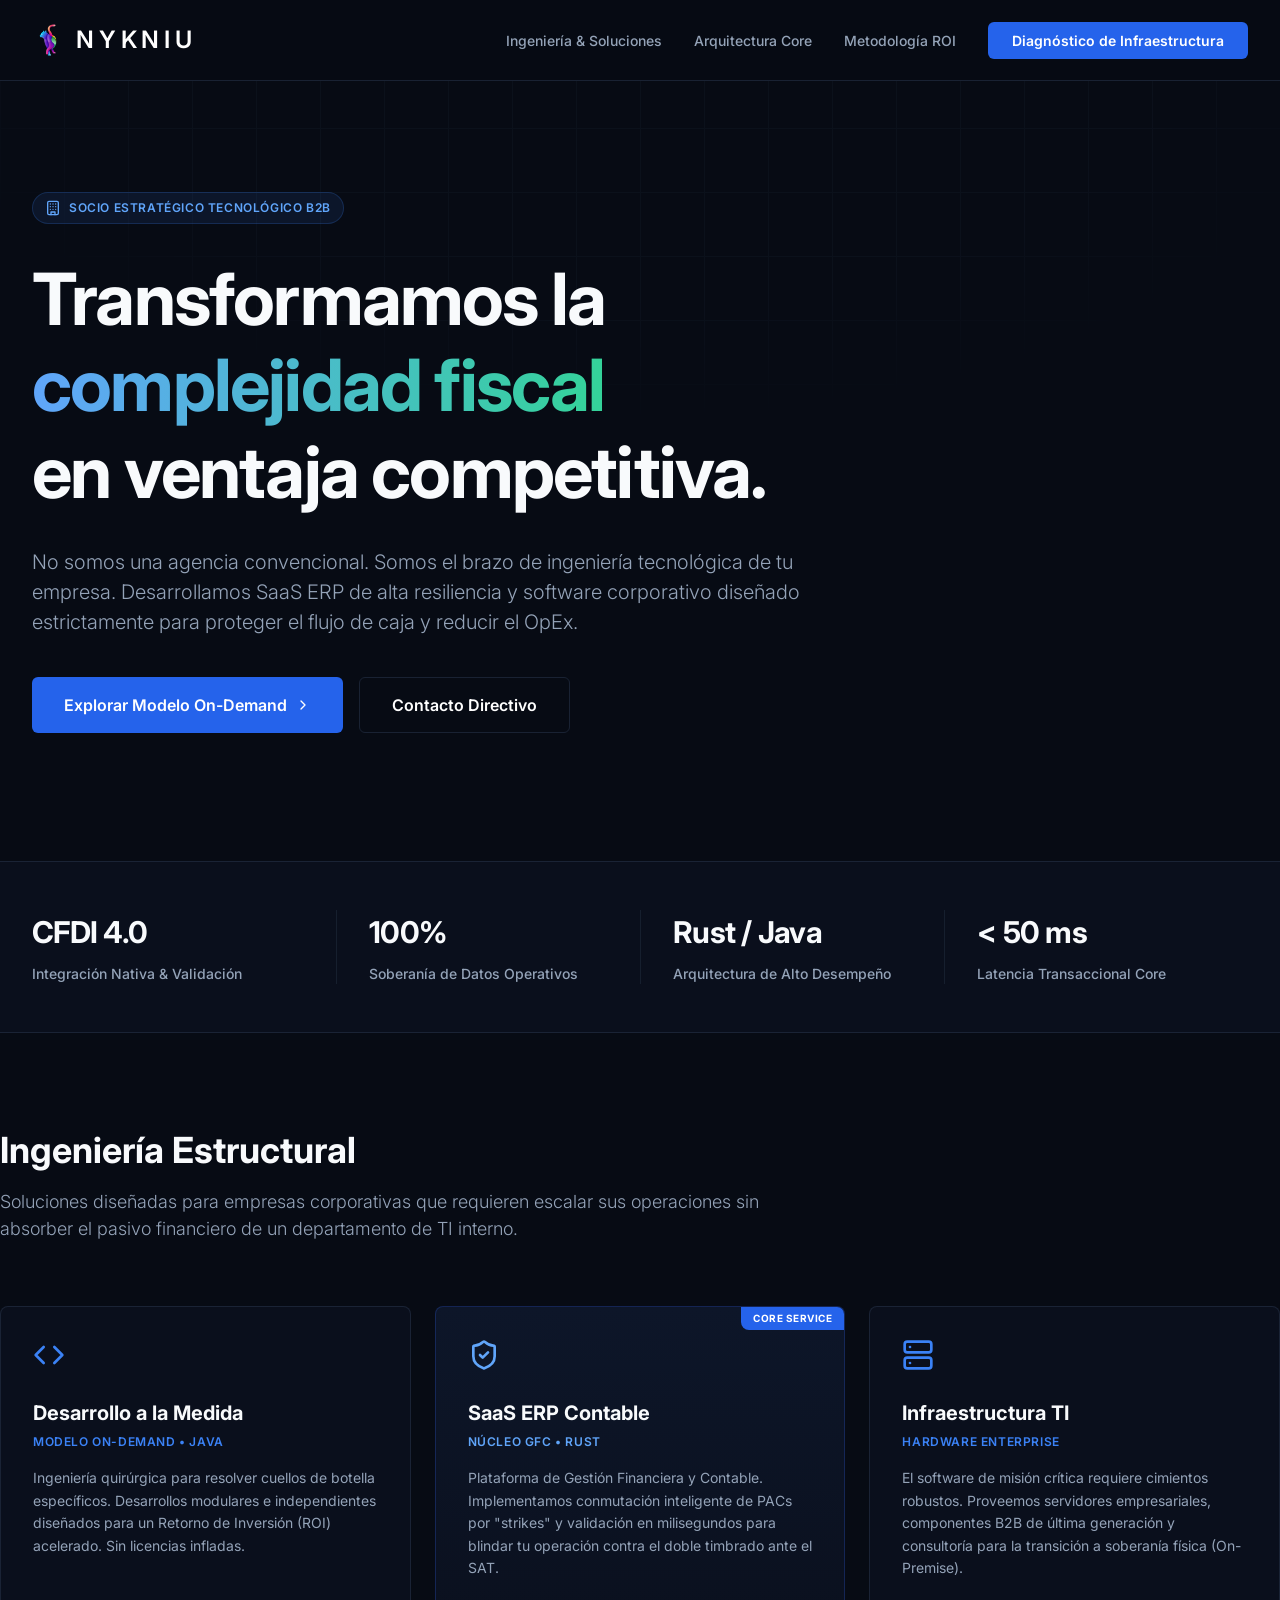
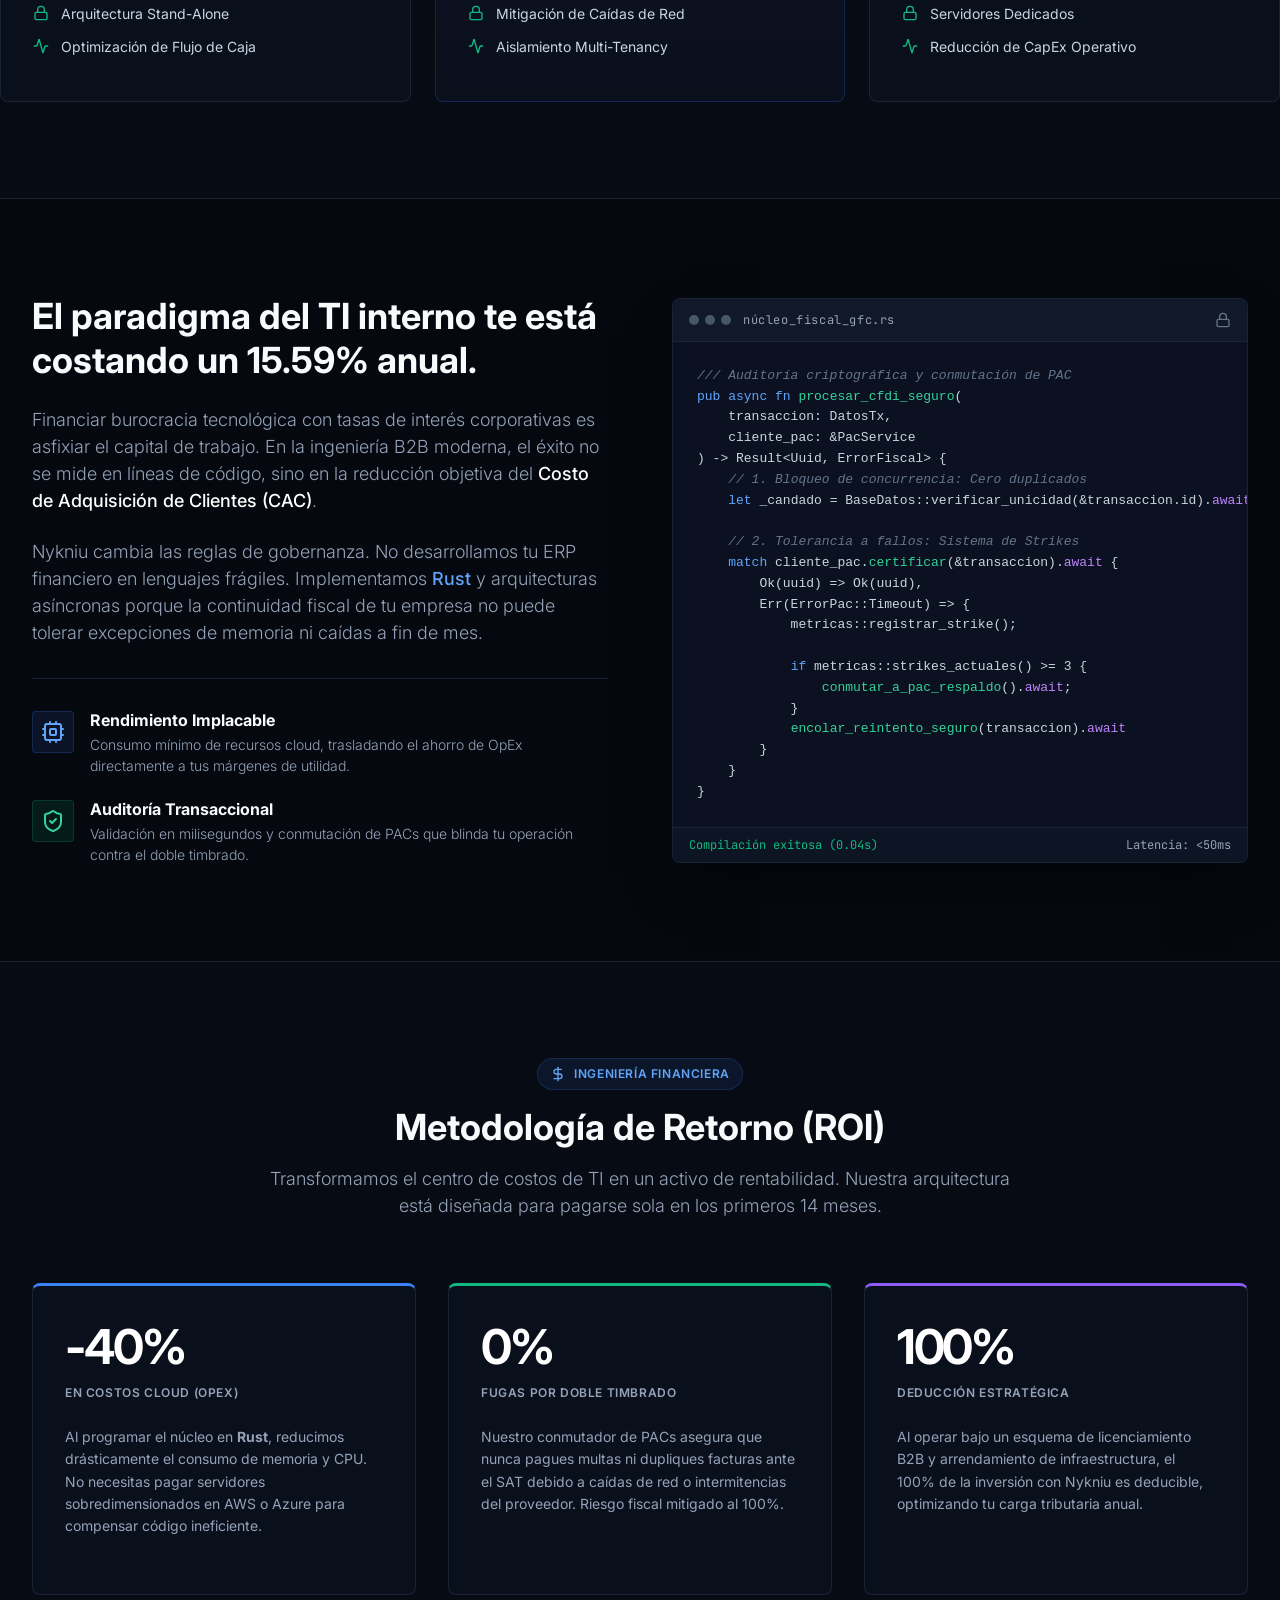
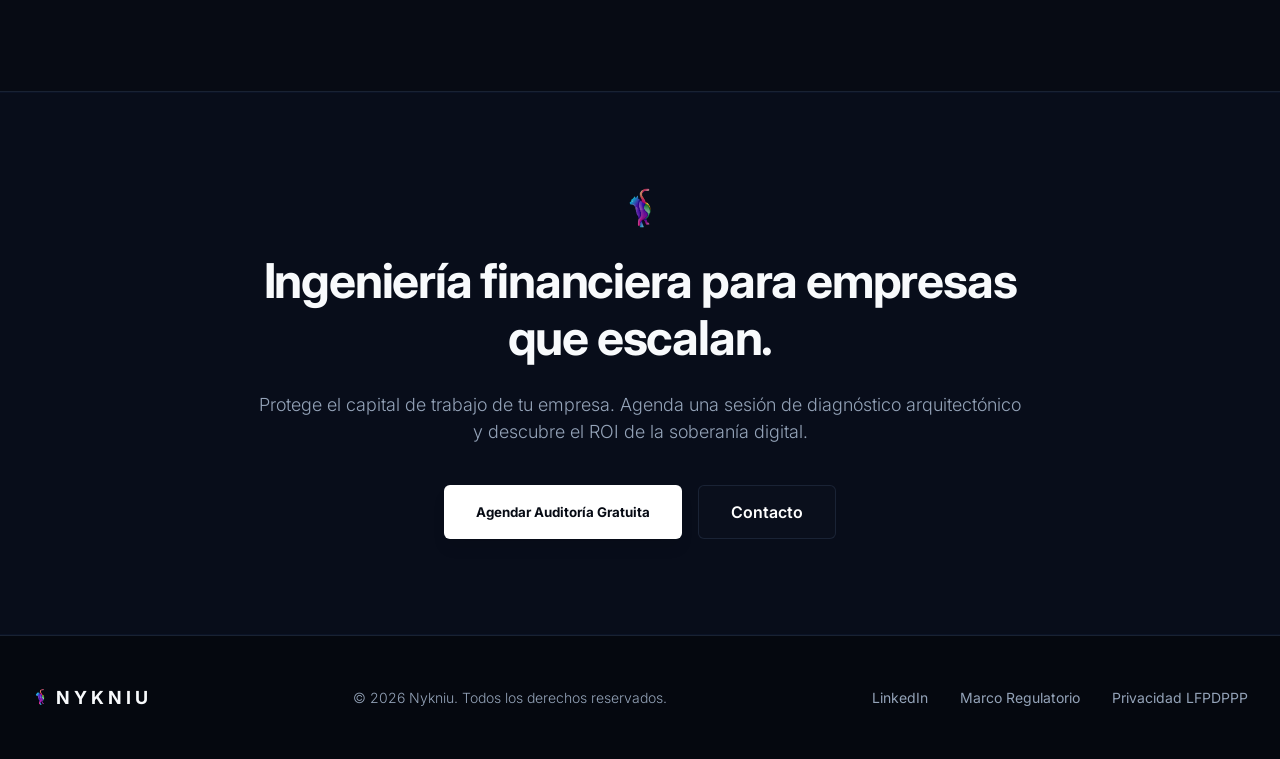
<file: index.html>
<!DOCTYPE html>
<html lang="es">

<head>
    <meta charset="UTF-8">
    <meta name="viewport" content="width=device-width, initial-scale=1.0">
    <title>Nykniu | Brazo de ingeniería tecnológica</title>

    <!-- Primary Meta Tags -->
    <meta name="description"
        content="Nykniu: El brazo de ingeniería tecnológica para empresas corporativas. SaaS ERP, desarrollo de software en Rust/Java y soluciones de infraestructura TI de alto desempeño.">
    <meta name="keywords"
        content="Nykniu, ingeniería tecnológica, SaaS ERP, desarrollo software, Rust, Java, infraestructura TI, CFDI 4.0, fiscal, B2B">
    <meta name="author" content="Nykniu">

    <!-- Open Graph / Facebook -->
    <meta property="og:type" content="website">
    <meta property="og:url" content="https://nykniu.com/">
    <meta property="og:title" content="Nykniu | Brazo de ingeniería tecnológica">
    <meta property="og:description"
        content="Transformamos la complejidad fiscal en ventaja competitiva con ingeniería de software de alta resiliencia.">
    <meta property="og:image" content="IMG/Icon.png">

    <!-- Twitter -->
    <meta property="twitter:card" content="summary_large_image">
    <meta property="twitter:url" content="https://nykniu.com/">
    <meta property="twitter:title" content="Nykniu | Brazo de ingeniería tecnológica">
    <meta property="twitter:description"
        content="Transformamos la complejidad fiscal en ventaja competitiva con ingeniería de software de alta resiliencia.">
    <meta property="twitter:image" content="IMG/Icon.png">

    <!-- Favicon -->
    <link rel="icon" type="image/png" href="IMG/Icon.png">

    <link rel="preconnect" href="https://fonts.googleapis.com">
    <link rel="preconnect" href="https://fonts.gstatic.com" crossorigin>
    <link
        href="https://fonts.googleapis.com/css2?family=Inter:wght@300;400;500;600;700&family=JetBrains+Mono:wght@400;500&display=swap"
        rel="stylesheet">
    <link rel="stylesheet" href="CSS/base.css">
</head>

<body>

    <!-- Navigation -->
    <nav>
        <div class="container nav-inner">
            <a href="#" class="logo">
                <img src="IMG/Icon.png" class="icon icon-lg" alt="Icon">
                N Y K N I U<span></span>
            </a>

            <div class="desktop-menu">
                <a href="#soluciones">Ingeniería & Soluciones</a>
                <a href="#arquitectura">Arquitectura Core</a>
                <a href="#roi">Metodología ROI</a>
                <button class="btn-primary" onclick="agendarCita()">Diagnóstico de Infraestructura</button>
            </div>

            <button class="mobile-btn" id="menuToggle" aria-label="Abrir menú">
                <svg class="icon" viewBox="0 0 24 24">
                    <line x1="4" x2="20" y1="12" y2="12"></line>
                    <line x1="4" x2="20" y1="6" y2="6"></line>
                    <line x1="4" x2="20" y1="18" y2="18"></line>
                </svg>
            </button>
        </div>

        <div class="mobile-menu" id="mobileMenu">
            <a href="#soluciones">Ingeniería & Soluciones</a>
            <a href="#arquitectura">Arquitectura Core</a>
            <a href="#roi">Metodología ROI</a>
        </div>
    </nav>

    <!-- Hero Section -->
    <section class="hero">
        <div class="hero-grid-bg"></div>
        <div class="container">
            <div class="hero-content">
                <div class="badge">
                    <svg class="icon icon-sm" viewBox="0 0 24 24">
                        <rect width="16" height="20" x="4" y="2" rx="2" ry="2"></rect>
                        <path d="M9 22v-4h6v4"></path>
                        <path d="M8 6h.01"></path>
                        <path d="M16 6h.01"></path>
                        <path d="M12 6h.01"></path>
                        <path d="M12 10h.01"></path>
                        <path d="M12 14h.01"></path>
                        <path d="M16 10h.01"></path>
                        <path d="M16 14h.01"></path>
                        <path d="M8 10h.01"></path>
                        <path d="M8 14h.01"></path>
                    </svg>
                    Socio Estratégico Tecnológico B2B
                </div>
                <h1>
                    Transformamos la <br />
                    <span class="text-gradient">complejidad fiscal</span><br />
                    en ventaja competitiva.
                </h1>
                <p>
                    No somos una agencia convencional. Somos el brazo de ingeniería tecnológica
                    de tu empresa. Desarrollamos SaaS ERP de alta resiliencia y software corporativo
                    diseñado estrictamente para proteger el flujo de caja y reducir el OpEx.
                </p>
                <div class="hero-buttons">
                    <a href="HTML/Modelo.html" class="btn-primary">
                        Explorar Modelo On-Demand
                        <svg class="icon icon-sm" viewBox="0 0 24 24">
                            <path d="m9 18 6-6-6-6"></path>
                        </svg>
                    </a>
                    <button class="btn-outline" onclick="agendarCita()">Contacto Directivo</button>
                </div>
            </div>
        </div>
    </section>

    <!-- Trust Metrics -->
    <section class="metrics-section">
        <div class="container metrics-grid">
            <div class="metric-item">
                <div class="metric-value">CFDI 4.0</div>
                <div class="metric-label">Integración Nativa & Validación</div>
            </div>
            <div class="metric-item">
                <div class="metric-value">100%</div>
                <div class="metric-label">Soberanía de Datos Operativos</div>
            </div>
            <div class="metric-item">
                <div class="metric-value">Rust / Java</div>
                <div class="metric-label">Arquitectura de Alto Desempeño</div>
            </div>
            <div class="metric-item">
                <div class="metric-value">&lt; 50 ms</div>
                <div class="metric-label">Latencia Transaccional Core</div>
            </div>
        </div>
    </section>

    <!-- Solutions / Pillars -->
    <section id="soluciones" class="solutions container">
        <div class="section-header">
            <h2>Ingeniería Estructural</h2>
            <p>
                Soluciones diseñadas para empresas corporativas que requieren escalar
                sus operaciones sin absorber el pasivo financiero de un departamento de TI interno.
            </p>
        </div>

        <div class="cards-grid">
            <!-- Pillar 1 -->
            <div class="card">
                <div class="card-icon">
                    <svg class="icon icon-lg" viewBox="0 0 24 24">
                        <polyline points="16 18 22 12 16 6"></polyline>
                        <polyline points="8 6 2 12 8 18"></polyline>
                    </svg>
                </div>
                <h3>Desarrollo a la Medida</h3>
                <div class="subtitle">Modelo On-Demand • Java</div>
                <p>
                    Ingeniería quirúrgica para resolver cuellos de botella específicos.
                    Desarrollos modulares e independientes diseñados para un Retorno de Inversión (ROI)
                    acelerado. Sin licencias infladas.
                </p>
                <ul class="card-features">
                    <li>
                        <svg class="icon icon-sm" viewBox="0 0 24 24">
                            <rect width="18" height="11" x="3" y="11" rx="2" ry="2"></rect>
                            <path d="M7 11V7a5 5 0 0 1 10 0v4"></path>
                        </svg>
                        <span>Arquitectura Stand-Alone</span>
                    </li>
                    <li>
                        <svg class="icon icon-sm" viewBox="0 0 24 24">
                            <path
                                d="M22 12h-2.48a2 2 0 0 0-1.93 1.46l-2.35 8.36a.25.25 0 0 1-.48 0L9.24 2.18a.25.25 0 0 0-.48 0l-2.35 8.36A2 2 0 0 1 4.48 12H2">
                            </path>
                        </svg>
                        <span>Optimización de Flujo de Caja</span>
                    </li>
                </ul>
            </div>

            <!-- Pillar 2 -->
            <div class="card card-core">
                <div class="card-badge">Core Service</div>
                <div class="card-icon" style="color: #60a5fa;">
                    <svg class="icon icon-lg" viewBox="0 0 24 24">
                        <path
                            d="M20 13c0 5-3.5 7.5-7.66 8.95a1 1 0 0 1-.67-.01C7.5 20.5 4 18 4 13V6a1 1 0 0 1 1-1c2 0 4.5-1.2 6.24-2.72a1.17 1.17 0 0 1 1.52 0C14.51 3.81 17 5 19 5a1 1 0 0 1 1 1z">
                        </path>
                        <path d="m9 12 2 2 4-4"></path>
                    </svg>
                </div>
                <h3>SaaS ERP Contable</h3>
                <div class="subtitle" style="color: #60a5fa;">Núcleo GFC • Rust</div>
                <p>
                    Plataforma de Gestión Financiera y Contable. Implementamos conmutación
                    inteligente de PACs por "strikes" y validación en milisegundos para blindar
                    tu operación contra el doble timbrado ante el SAT.
                </p>
                <ul class="card-features">
                    <li>
                        <svg class="icon icon-sm" viewBox="0 0 24 24">
                            <rect width="18" height="11" x="3" y="11" rx="2" ry="2"></rect>
                            <path d="M7 11V7a5 5 0 0 1 10 0v4"></path>
                        </svg>
                        <span>Mitigación de Caídas de Red</span>
                    </li>
                    <li>
                        <svg class="icon icon-sm" viewBox="0 0 24 24">
                            <path
                                d="M22 12h-2.48a2 2 0 0 0-1.93 1.46l-2.35 8.36a.25.25 0 0 1-.48 0L9.24 2.18a.25.25 0 0 0-.48 0l-2.35 8.36A2 2 0 0 1 4.48 12H2">
                            </path>
                        </svg>
                        <span>Aislamiento Multi-Tenancy</span>
                    </li>
                </ul>
            </div>

            <!-- Pillar 3 -->
            <div class="card">
                <div class="card-icon">
                    <svg class="icon icon-lg" viewBox="0 0 24 24">
                        <rect width="20" height="8" x="2" y="2" rx="2" ry="2"></rect>
                        <rect width="20" height="8" x="2" y="14" rx="2" ry="2"></rect>
                        <line x1="6" x2="6.01" y1="6" y2="6"></line>
                        <line x1="6" x2="6.01" y1="18" y2="18"></line>
                    </svg>
                </div>
                <h3>Infraestructura TI</h3>
                <div class="subtitle">Hardware Enterprise</div>
                <p>
                    El software de misión crítica requiere cimientos robustos. Proveemos
                    servidores empresariales, componentes B2B de última generación y consultoría
                    para la transición a soberanía física (On-Premise).
                </p>
                <ul class="card-features">
                    <li>
                        <svg class="icon icon-sm" viewBox="0 0 24 24">
                            <rect width="18" height="11" x="3" y="11" rx="2" ry="2"></rect>
                            <path d="M7 11V7a5 5 0 0 1 10 0v4"></path>
                        </svg>
                        <span>Servidores Dedicados</span>
                    </li>
                    <li>
                        <svg class="icon icon-sm" viewBox="0 0 24 24">
                            <path
                                d="M22 12h-2.48a2 2 0 0 0-1.93 1.46l-2.35 8.36a.25.25 0 0 1-.48 0L9.24 2.18a.25.25 0 0 0-.48 0l-2.35 8.36A2 2 0 0 1 4.48 12H2">
                            </path>
                        </svg>
                        <span>Reducción de CapEx Operativo</span>
                    </li>
                </ul>
            </div>
        </div>
    </section>

    <!-- Architecture Section -->
    <section id="arquitectura" class="architecture">
        <div class="container arch-grid">
            <div class="arch-text">
                <h2>El paradigma del TI interno te está costando un 15.59% anual.</h2>
                <p>
                    Financiar burocracia tecnológica con tasas de interés corporativas es asfixiar el
                    capital de trabajo. En la ingeniería B2B moderna, el éxito no se mide en líneas de código,
                    sino en la reducción objetiva del <strong>Costo de Adquisición de Clientes (CAC)</strong>.
                </p>
                <p>
                    Nykniu cambia las reglas de gobernanza. No desarrollamos tu ERP financiero en lenguajes
                    frágiles. Implementamos <strong style="color: #60a5fa;">Rust</strong> y arquitecturas asíncronas
                    porque
                    la continuidad fiscal de tu empresa no puede tolerar excepciones de memoria ni caídas a fin de mes.
                </p>

                <div class="arch-features">
                    <div class="arch-feature">
                        <div class="arch-feature-icon icon-blue">
                            <svg class="icon" viewBox="0 0 24 24">
                                <rect width="16" height="16" x="4" y="4" rx="2" ry="2"></rect>
                                <rect width="6" height="6" x="9" y="9" rx="1"></rect>
                                <path d="M15 2v2"></path>
                                <path d="M15 20v2"></path>
                                <path d="M2 15h2"></path>
                                <path d="M2 9h2"></path>
                                <path d="M20 15h2"></path>
                                <path d="M20 9h2"></path>
                                <path d="M9 2v2"></path>
                                <path d="M9 20v2"></path>
                            </svg>
                        </div>
                        <div class="arch-feature-text">
                            <h4>Rendimiento Implacable</h4>
                            <p>Consumo mínimo de recursos cloud, trasladando el ahorro de OpEx directamente a tus
                                márgenes de utilidad.</p>
                        </div>
                    </div>
                    <div class="arch-feature">
                        <div class="arch-feature-icon icon-emerald">
                            <svg class="icon" viewBox="0 0 24 24">
                                <path
                                    d="M20 13c0 5-3.5 7.5-7.66 8.95a1 1 0 0 1-.67-.01C7.5 20.5 4 18 4 13V6a1 1 0 0 1 1-1c2 0 4.5-1.2 6.24-2.72a1.17 1.17 0 0 1 1.52 0C14.51 3.81 17 5 19 5a1 1 0 0 1 1 1z">
                                </path>
                                <path d="m9 12 2 2 4-4"></path>
                            </svg>
                        </div>
                        <div class="arch-feature-text">
                            <h4>Auditoría Transaccional</h4>
                            <p>Validación en milisegundos y conmutación de PACs que blinda tu operación contra el doble
                                timbrado.</p>
                        </div>
                    </div>
                </div>
            </div>

            <div class="code-wrapper">
                <div class="code-glow"></div>
                <div class="code-editor">
                    <div class="code-header">
                        <div class="flex items-center">
                            <div class="code-dots">
                                <div class="dot"></div>
                                <div class="dot"></div>
                                <div class="dot"></div>
                            </div>
                            <span class="code-title">núcleo_fiscal_gfc.rs</span>
                        </div>
                        <svg class="icon icon-sm" style="color: #64748b;" viewBox="0 0 24 24">
                            <rect width="18" height="11" x="3" y="11" rx="2" ry="2"></rect>
                            <path d="M7 11V7a5 5 0 0 1 10 0v4"></path>
                        </svg>
                    </div>
                    <div class="code-body">
                        <pre>
<span class="token-comment">/// Auditoría criptográfica y conmutación de PAC</span>
<span class="token-keyword">pub async fn</span> <span class="token-function">procesar_cfdi_seguro</span>(
    transaccion: DatosTx, 
    cliente_pac: &PacService
) -&gt; Result&lt;Uuid, ErrorFiscal&gt; {
    <span class="token-comment">// 1. Bloqueo de concurrencia: Cero duplicados</span>
    <span class="token-keyword">let</span> _candado = BaseDatos::verificar_unicidad(&transaccion.id).<span class="token-control">await</span>?;
    
    <span class="token-comment">// 2. Tolerancia a fallos: Sistema de Strikes</span>
    <span class="token-keyword">match</span> cliente_pac.<span class="token-function">certificar</span>(&transaccion).<span class="token-control">await</span> {
        Ok(uuid) =&gt; Ok(uuid),
        Err(ErrorPac::Timeout) =&gt; {
            metricas::registrar_strike();
            
            <span class="token-keyword">if</span> metricas::strikes_actuales() &gt;= 3 {
                <span class="token-function">conmutar_a_pac_respaldo</span>().<span class="token-control">await</span>;
            }
            <span class="token-function">encolar_reintento_seguro</span>(transaccion).<span class="token-control">await</span>
        }
    }
}
</pre>
                    </div>
                    <div class="code-footer">
                        <span class="code-success">Compilación exitosa (0.04s)</span>
                        <span class="code-latency">Latencia: &lt;50ms</span>
                    </div>
                </div>
            </div>
        </div>
    </section>

    <!-- ROI Section -->
    <section id="roi" class="architecture" style="background-color: var(--bg-body); border-top: none;">
        <div class="container">
            <div class="section-header" style="text-align: center; margin: 0 auto 4rem;">
                <div class="badge" style="margin-bottom: 1rem;">
                    <svg class="icon icon-sm" viewBox="0 0 24 24">
                        <path d="M12 2v20"></path>
                        <path d="M17 5H9.5a3.5 3.5 0 0 0 0 7h5a3.5 3.5 0 0 1 0 7H6"></path>
                    </svg>
                    Ingeniería Financiera
                </div>
                <h2>Metodología de Retorno (ROI)</h2>
                <p>
                    Transformamos el centro de costos de TI en un activo de rentabilidad.
                    Nuestra arquitectura está diseñada para pagarse sola en los primeros 14 meses.
                </p>
            </div>

            <div class="cards-grid" style="grid-template-columns: repeat(auto-fit, minmax(300px, 1fr)); gap: 2rem;">
                <div class="card" style="border-top: 3px solid var(--blue-500);">
                    <h3 style="font-size: 3rem; color: white; margin-bottom: 0.5rem; letter-spacing: -0.05em;">-40%</h3>
                    <div class="subtitle" style="color: var(--text-muted); margin-bottom: 1.5rem;">En Costos Cloud
                        (OpEx)</div>
                    <p>
                        Al programar el núcleo en <strong>Rust</strong>, reducimos drásticamente el consumo de memoria y
                        CPU. No necesitas pagar servidores sobredimensionados en AWS o Azure para compensar código
                        ineficiente.
                    </p>
                </div>

                <div class="card" style="border-top: 3px solid var(--emerald-500);">
                    <h3 style="font-size: 3rem; color: white; margin-bottom: 0.5rem; letter-spacing: -0.05em;">0%</h3>
                    <div class="subtitle" style="color: var(--text-muted); margin-bottom: 1.5rem;">Fugas por Doble
                        Timbrado</div>
                    <p>
                        Nuestro conmutador de PACs asegura que nunca pagues multas ni dupliques facturas ante el SAT
                        debido a caídas de red o intermitencias del proveedor. Riesgo fiscal mitigado al 100%.
                    </p>
                </div>

                <div class="card" style="border-top: 3px solid #8b5cf6;">
                    <h3 style="font-size: 3rem; color: white; margin-bottom: 0.5rem; letter-spacing: -0.05em;">100%</h3>
                    <div class="subtitle" style="color: var(--text-muted); margin-bottom: 1.5rem;">Deducción Estratégica
                    </div>
                    <p>
                        Al operar bajo un esquema de licenciamiento B2B y arrendamiento de infraestructura, el 100% de
                        la inversión con Nykniu es deducible, optimizando tu carga tributaria anual.
                    </p>
                </div>
            </div>
        </div>
    </section>

    <!-- CTA Section -->
    <section class="cta">
        <div class="cta-bg"></div>
        <div class="cta-content">
            <div class="cta-icon">
                <img src="IMG/Icon.png" class="icon icon-xl" alt="Icon">
            </div>
            <h2>Ingeniería financiera para empresas que escalan.</h2>
            <p>
                Protege el capital de trabajo de tu empresa. Agenda una sesión de diagnóstico
                arquitectónico y descubre el ROI de la soberanía digital.
            </p>
            <div class="cta-buttons">
                <button class="btn-white" onclick="agendarCita()">Agendar Auditoría Gratuita</button>
                <a href="mailto:ventas@nykniu.com" class="btn-dark">Contacto</a>
            </div>
        </div>
    </section>

    <!-- Footer -->
    <footer>
        <div class="container footer-inner">
            <div class="footer-logo">
                <img src="IMG/Icon.png" class="icon icon-sm" alt="Icon">
                N Y K N I U
            </div>
            <div class="footer-copy">
                &copy; 2026 Nykniu. Todos los derechos reservados.
            </div>
            <div class="footer-links">
                <a href="https://www.linkedin.com/company/nykniu/">LinkedIn</a>
                <a href="HTML/marco-regulatorio.html">Marco Regulatorio</a>
                <a href="HTML/privacidad.html">Privacidad LFPDPPP</a>
            </div>
        </div>
    </footer>

    <script src="JS/script.js"></script>
</body>

</html>
</file>
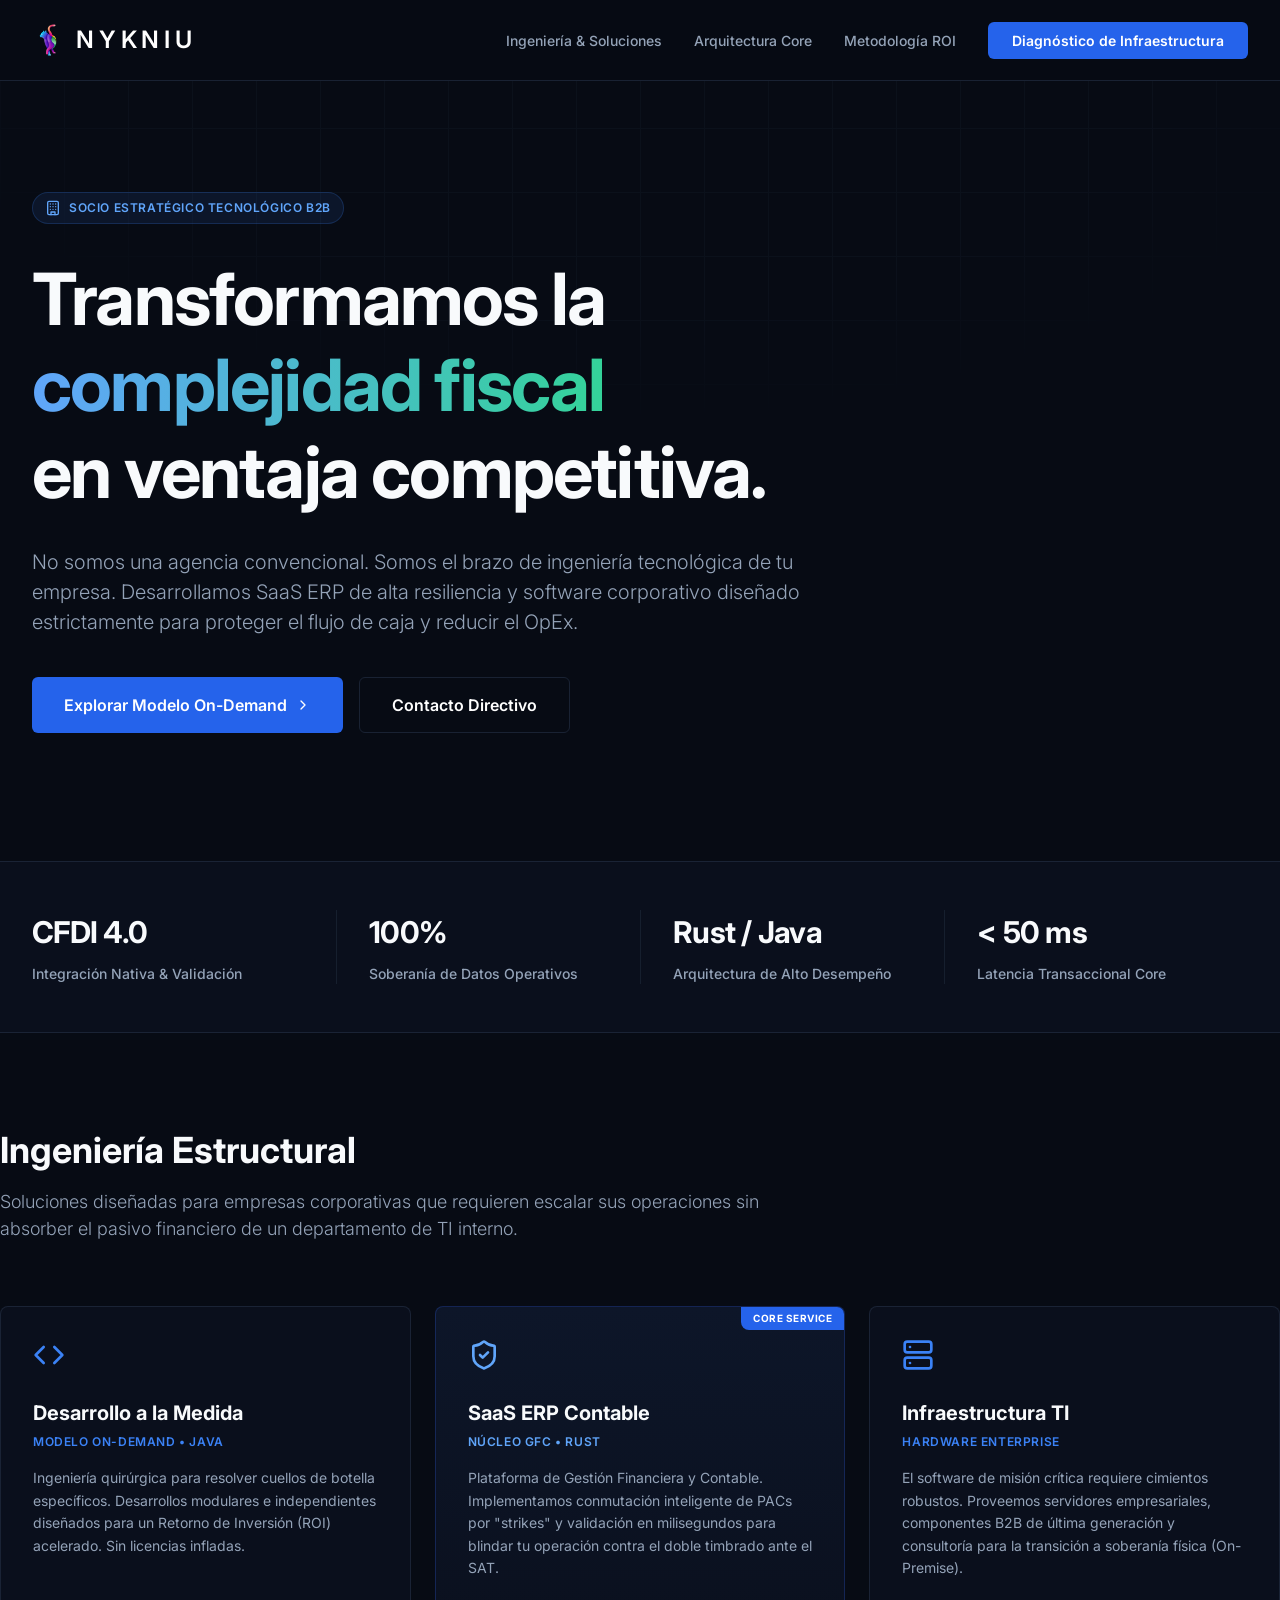
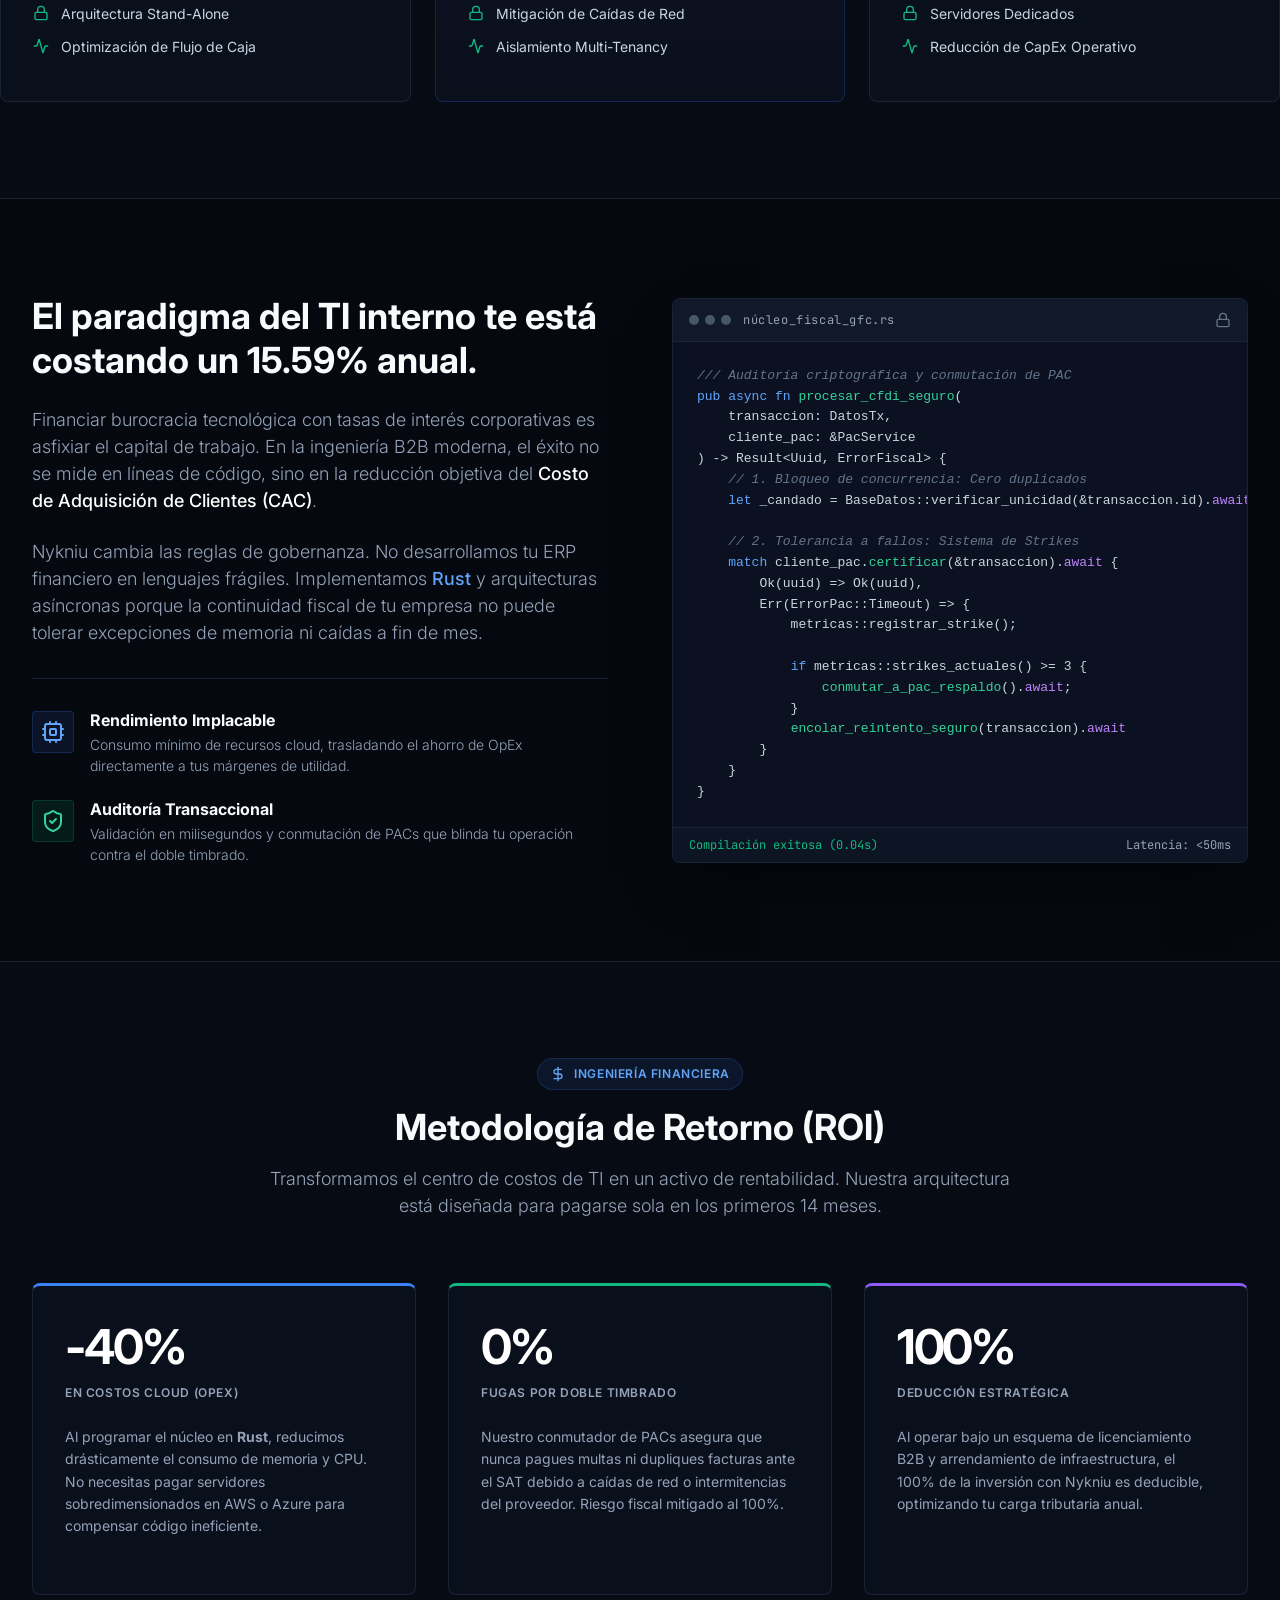
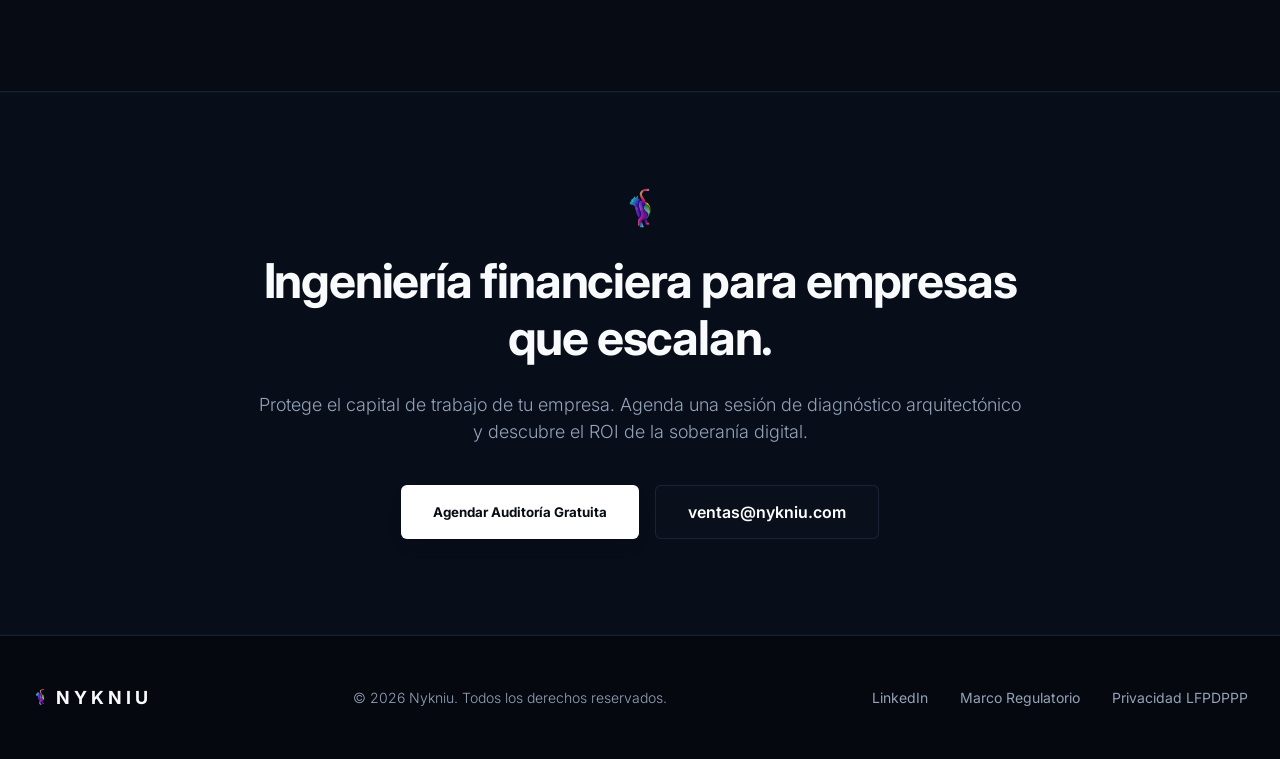
<file: HTML/index.html>
<!DOCTYPE html>
<html lang="es">
<head>
    <meta charset="UTF-8">
    <meta name="viewport" content="width=device-width, initial-scale=1.0">
    <title>Nykniu | Brazo de ingeniería tecnológica</title>
    
    <!-- Primary Meta Tags -->
    <meta name="description" content="Nykniu: El brazo de ingeniería tecnológica para empresas corporativas. SaaS ERP, desarrollo de software en Rust/Java y soluciones de infraestructura TI de alto desempeño.">
    <meta name="keywords" content="Nykniu, ingeniería tecnológica, SaaS ERP, desarrollo software, Rust, Java, infraestructura TI, CFDI 4.0, fiscal, B2B">
    <meta name="author" content="Nykniu">
    
    <!-- Open Graph / Facebook -->
    <meta property="og:type" content="website">
    <meta property="og:url" content="https://nykniu.com/">
    <meta property="og:title" content="Nykniu | Brazo de ingeniería tecnológica">
    <meta property="og:description" content="Transformamos la complejidad fiscal en ventaja competitiva con ingeniería de software de alta resiliencia.">
    <meta property="og:image" content="../IMG/Icon.png">

    <!-- Twitter -->
    <meta property="twitter:card" content="summary_large_image">
    <meta property="twitter:url" content="https://nykniu.com/">
    <meta property="twitter:title" content="Nykniu | Brazo de ingeniería tecnológica">
    <meta property="twitter:description" content="Transformamos la complejidad fiscal en ventaja competitiva con ingeniería de software de alta resiliencia.">
    <meta property="twitter:image" content="../IMG/Icon.png">

    <!-- Favicon -->
    <link rel="icon" type="image/png" href="../IMG/Icon.png">

    <link rel="preconnect" href="https://fonts.googleapis.com">
    <link rel="preconnect" href="https://fonts.gstatic.com" crossorigin>
    <link href="https://fonts.googleapis.com/css2?family=Inter:wght@300;400;500;600;700&family=JetBrains+Mono:wght@400;500&display=swap" rel="stylesheet">
    <link rel="stylesheet" href="../CSS/base.css">
</head>
<body>

    <!-- Navigation -->
    <nav>
        <div class="container nav-inner">
            <a href="#" class="logo">
                <img src="../IMG/Icon.png" class="icon icon-lg" alt="Icon">
                N Y K N I U<span></span>
            </a>
            
            <div class="desktop-menu">
                <a href="#soluciones">Ingeniería & Soluciones</a>
                <a href="#arquitectura">Arquitectura Core</a>
                <a href="#roi">Metodología ROI</a>
                <button class="btn-primary" onclick="agendarCita()">Diagnóstico de Infraestructura</button>
            </div>

            <button class="mobile-btn" id="menuToggle" aria-label="Abrir menú">
                <svg class="icon" viewBox="0 0 24 24"><line x1="4" x2="20" y1="12" y2="12"></line><line x1="4" x2="20" y1="6" y2="6"></line><line x1="4" x2="20" y1="18" y2="18"></line></svg>
            </button>
        </div>

        <div class="mobile-menu" id="mobileMenu">
            <a href="#soluciones">Ingeniería & Soluciones</a>
            <a href="#arquitectura">Arquitectura Core</a>
            <a href="#roi">Metodología ROI</a>
        </div>
    </nav>

    <!-- Hero Section -->
    <section class="hero">
        <div class="hero-grid-bg"></div>
        <div class="container">
            <div class="hero-content">
                <div class="badge">
                    <svg class="icon icon-sm" viewBox="0 0 24 24"><rect width="16" height="20" x="4" y="2" rx="2" ry="2"></rect><path d="M9 22v-4h6v4"></path><path d="M8 6h.01"></path><path d="M16 6h.01"></path><path d="M12 6h.01"></path><path d="M12 10h.01"></path><path d="M12 14h.01"></path><path d="M16 10h.01"></path><path d="M16 14h.01"></path><path d="M8 10h.01"></path><path d="M8 14h.01"></path></svg>
                    Socio Estratégico Tecnológico B2B
                </div>
                <h1>
                    Transformamos la <br/>
                    <span class="text-gradient">complejidad fiscal</span><br/>
                    en ventaja competitiva.
                </h1>
                <p>
                    No somos una agencia convencional. Somos el brazo de ingeniería tecnológica 
                    de tu empresa. Desarrollamos SaaS ERP de alta resiliencia y software corporativo 
                    diseñado estrictamente para proteger el flujo de caja y reducir el OpEx.
                </p>
                <div class="hero-buttons">
                    <a href="Modelo.html" class="btn-primary">
                        Explorar Modelo On-Demand
                        <svg class="icon icon-sm" viewBox="0 0 24 24"><path d="m9 18 6-6-6-6"></path></svg>
                    </a>
                    <button class="btn-outline" onclick="agendarCita()">Contacto Directivo</button>
                </div>
            </div>
        </div>
    </section>

    <!-- Trust Metrics -->
    <section class="metrics-section">
        <div class="container metrics-grid">
            <div class="metric-item">
                <div class="metric-value">CFDI 4.0</div>
                <div class="metric-label">Integración Nativa & Validación</div>
            </div>
            <div class="metric-item">
                <div class="metric-value">100%</div>
                <div class="metric-label">Soberanía de Datos Operativos</div>
            </div>
            <div class="metric-item">
                <div class="metric-value">Rust / Java</div>
                <div class="metric-label">Arquitectura de Alto Desempeño</div>
            </div>
            <div class="metric-item">
                <div class="metric-value">&lt; 50 ms</div>
                <div class="metric-label">Latencia Transaccional Core</div>
            </div>
        </div>
    </section>

    <!-- Solutions / Pillars -->
    <section id="soluciones" class="solutions container">
        <div class="section-header">
            <h2>Ingeniería Estructural</h2>
            <p>
                Soluciones diseñadas para empresas corporativas que requieren escalar 
                sus operaciones sin absorber el pasivo financiero de un departamento de TI interno.
            </p>
        </div>

        <div class="cards-grid">
            <!-- Pillar 1 -->
            <div class="card">
                <div class="card-icon">
                    <svg class="icon icon-lg" viewBox="0 0 24 24"><polyline points="16 18 22 12 16 6"></polyline><polyline points="8 6 2 12 8 18"></polyline></svg>
                </div>
                <h3>Desarrollo a la Medida</h3>
                <div class="subtitle">Modelo On-Demand • Java</div>
                <p>
                    Ingeniería quirúrgica para resolver cuellos de botella específicos. 
                    Desarrollos modulares e independientes diseñados para un Retorno de Inversión (ROI) 
                    acelerado. Sin licencias infladas.
                </p>
                <ul class="card-features">
                    <li>
                        <svg class="icon icon-sm" viewBox="0 0 24 24"><rect width="18" height="11" x="3" y="11" rx="2" ry="2"></rect><path d="M7 11V7a5 5 0 0 1 10 0v4"></path></svg>
                        <span>Arquitectura Stand-Alone</span>
                    </li>
                    <li>
                        <svg class="icon icon-sm" viewBox="0 0 24 24"><path d="M22 12h-2.48a2 2 0 0 0-1.93 1.46l-2.35 8.36a.25.25 0 0 1-.48 0L9.24 2.18a.25.25 0 0 0-.48 0l-2.35 8.36A2 2 0 0 1 4.48 12H2"></path></svg>
                        <span>Optimización de Flujo de Caja</span>
                    </li>
                </ul>
            </div>

            <!-- Pillar 2 -->
            <div class="card card-core">
                <div class="card-badge">Core Service</div>
                <div class="card-icon" style="color: #60a5fa;">
                    <svg class="icon icon-lg" viewBox="0 0 24 24"><path d="M20 13c0 5-3.5 7.5-7.66 8.95a1 1 0 0 1-.67-.01C7.5 20.5 4 18 4 13V6a1 1 0 0 1 1-1c2 0 4.5-1.2 6.24-2.72a1.17 1.17 0 0 1 1.52 0C14.51 3.81 17 5 19 5a1 1 0 0 1 1 1z"></path><path d="m9 12 2 2 4-4"></path></svg>
                </div>
                <h3>SaaS ERP Contable</h3>
                <div class="subtitle" style="color: #60a5fa;">Núcleo GFC • Rust</div>
                <p>
                    Plataforma de Gestión Financiera y Contable. Implementamos conmutación 
                    inteligente de PACs por "strikes" y validación en milisegundos para blindar 
                    tu operación contra el doble timbrado ante el SAT.
                </p>
                <ul class="card-features">
                    <li>
                        <svg class="icon icon-sm" viewBox="0 0 24 24"><rect width="18" height="11" x="3" y="11" rx="2" ry="2"></rect><path d="M7 11V7a5 5 0 0 1 10 0v4"></path></svg>
                        <span>Mitigación de Caídas de Red</span>
                    </li>
                    <li>
                        <svg class="icon icon-sm" viewBox="0 0 24 24"><path d="M22 12h-2.48a2 2 0 0 0-1.93 1.46l-2.35 8.36a.25.25 0 0 1-.48 0L9.24 2.18a.25.25 0 0 0-.48 0l-2.35 8.36A2 2 0 0 1 4.48 12H2"></path></svg>
                        <span>Aislamiento Multi-Tenancy</span>
                    </li>
                </ul>
            </div>

            <!-- Pillar 3 -->
            <div class="card">
                <div class="card-icon">
                    <svg class="icon icon-lg" viewBox="0 0 24 24"><rect width="20" height="8" x="2" y="2" rx="2" ry="2"></rect><rect width="20" height="8" x="2" y="14" rx="2" ry="2"></rect><line x1="6" x2="6.01" y1="6" y2="6"></line><line x1="6" x2="6.01" y1="18" y2="18"></line></svg>
                </div>
                <h3>Infraestructura TI</h3>
                <div class="subtitle">Hardware Enterprise</div>
                <p>
                    El software de misión crítica requiere cimientos robustos. Proveemos 
                    servidores empresariales, componentes B2B de última generación y consultoría 
                    para la transición a soberanía física (On-Premise).
                </p>
                <ul class="card-features">
                    <li>
                        <svg class="icon icon-sm" viewBox="0 0 24 24"><rect width="18" height="11" x="3" y="11" rx="2" ry="2"></rect><path d="M7 11V7a5 5 0 0 1 10 0v4"></path></svg>
                        <span>Servidores Dedicados</span>
                    </li>
                    <li>
                        <svg class="icon icon-sm" viewBox="0 0 24 24"><path d="M22 12h-2.48a2 2 0 0 0-1.93 1.46l-2.35 8.36a.25.25 0 0 1-.48 0L9.24 2.18a.25.25 0 0 0-.48 0l-2.35 8.36A2 2 0 0 1 4.48 12H2"></path></svg>
                        <span>Reducción de CapEx Operativo</span>
                    </li>
                </ul>
            </div>
        </div>
    </section>

    <!-- Architecture Section -->
    <section id="arquitectura" class="architecture">
        <div class="container arch-grid">
            <div class="arch-text">
                <h2>El paradigma del TI interno te está costando un 15.59% anual.</h2>
                <p>
                    Financiar burocracia tecnológica con tasas de interés corporativas es asfixiar el 
                    capital de trabajo. En la ingeniería B2B moderna, el éxito no se mide en líneas de código, 
                    sino en la reducción objetiva del <strong>Costo de Adquisición de Clientes (CAC)</strong>.
                </p>
                <p>
                    Nykniu cambia las reglas de gobernanza. No desarrollamos tu ERP financiero en lenguajes 
                    frágiles. Implementamos <strong style="color: #60a5fa;">Rust</strong> y arquitecturas asíncronas porque 
                    la continuidad fiscal de tu empresa no puede tolerar excepciones de memoria ni caídas a fin de mes.
                </p>
                
                <div class="arch-features">
                    <div class="arch-feature">
                        <div class="arch-feature-icon icon-blue">
                            <svg class="icon" viewBox="0 0 24 24"><rect width="16" height="16" x="4" y="4" rx="2" ry="2"></rect><rect width="6" height="6" x="9" y="9" rx="1"></rect><path d="M15 2v2"></path><path d="M15 20v2"></path><path d="M2 15h2"></path><path d="M2 9h2"></path><path d="M20 15h2"></path><path d="M20 9h2"></path><path d="M9 2v2"></path><path d="M9 20v2"></path></svg>
                        </div>
                        <div class="arch-feature-text">
                            <h4>Rendimiento Implacable</h4>
                            <p>Consumo mínimo de recursos cloud, trasladando el ahorro de OpEx directamente a tus márgenes de utilidad.</p>
                        </div>
                    </div>
                    <div class="arch-feature">
                        <div class="arch-feature-icon icon-emerald">
                            <svg class="icon" viewBox="0 0 24 24"><path d="M20 13c0 5-3.5 7.5-7.66 8.95a1 1 0 0 1-.67-.01C7.5 20.5 4 18 4 13V6a1 1 0 0 1 1-1c2 0 4.5-1.2 6.24-2.72a1.17 1.17 0 0 1 1.52 0C14.51 3.81 17 5 19 5a1 1 0 0 1 1 1z"></path><path d="m9 12 2 2 4-4"></path></svg>
                        </div>
                        <div class="arch-feature-text">
                            <h4>Auditoría Transaccional</h4>
                            <p>Validación en milisegundos y conmutación de PACs que blinda tu operación contra el doble timbrado.</p>
                        </div>
                    </div>
                </div>
            </div>
            
            <div class="code-wrapper">
                <div class="code-glow"></div>
                <div class="code-editor">
                    <div class="code-header">
                        <div class="flex items-center">
                            <div class="code-dots">
                                <div class="dot"></div>
                                <div class="dot"></div>
                                <div class="dot"></div>
                            </div>
                            <span class="code-title">núcleo_fiscal_gfc.rs</span>
                        </div>
                        <svg class="icon icon-sm" style="color: #64748b;" viewBox="0 0 24 24"><rect width="18" height="11" x="3" y="11" rx="2" ry="2"></rect><path d="M7 11V7a5 5 0 0 1 10 0v4"></path></svg>
                    </div>
                    <div class="code-body">
<pre>
<span class="token-comment">/// Auditoría criptográfica y conmutación de PAC</span>
<span class="token-keyword">pub async fn</span> <span class="token-function">procesar_cfdi_seguro</span>(
    transaccion: DatosTx, 
    cliente_pac: &PacService
) -&gt; Result&lt;Uuid, ErrorFiscal&gt; {
    <span class="token-comment">// 1. Bloqueo de concurrencia: Cero duplicados</span>
    <span class="token-keyword">let</span> _candado = BaseDatos::verificar_unicidad(&transaccion.id).<span class="token-control">await</span>?;
    
    <span class="token-comment">// 2. Tolerancia a fallos: Sistema de Strikes</span>
    <span class="token-keyword">match</span> cliente_pac.<span class="token-function">certificar</span>(&transaccion).<span class="token-control">await</span> {
        Ok(uuid) =&gt; Ok(uuid),
        Err(ErrorPac::Timeout) =&gt; {
            metricas::registrar_strike();
            
            <span class="token-keyword">if</span> metricas::strikes_actuales() &gt;= 3 {
                <span class="token-function">conmutar_a_pac_respaldo</span>().<span class="token-control">await</span>;
            }
            <span class="token-function">encolar_reintento_seguro</span>(transaccion).<span class="token-control">await</span>
        }
    }
}
</pre>
                    </div>
                    <div class="code-footer">
                        <span class="code-success">Compilación exitosa (0.04s)</span>
                        <span class="code-latency">Latencia: &lt;50ms</span>
                    </div>
                </div>
            </div>
        </div>
    </section>

    <!-- ROI Section -->
    <section id="roi" class="architecture" style="background-color: var(--bg-body); border-top: none;">
        <div class="container">
            <div class="section-header" style="text-align: center; margin: 0 auto 4rem;">
                <div class="badge" style="margin-bottom: 1rem;">
                    <svg class="icon icon-sm" viewBox="0 0 24 24"><path d="M12 2v20"></path><path d="M17 5H9.5a3.5 3.5 0 0 0 0 7h5a3.5 3.5 0 0 1 0 7H6"></path></svg>
                    Ingeniería Financiera
                </div>
                <h2>Metodología de Retorno (ROI)</h2>
                <p>
                    Transformamos el centro de costos de TI en un activo de rentabilidad. 
                    Nuestra arquitectura está diseñada para pagarse sola en los primeros 14 meses.
                </p>
            </div>

            <div class="cards-grid" style="grid-template-columns: repeat(auto-fit, minmax(300px, 1fr)); gap: 2rem;">
                <div class="card" style="border-top: 3px solid var(--blue-500);">
                    <h3 style="font-size: 3rem; color: white; margin-bottom: 0.5rem; letter-spacing: -0.05em;">-40%</h3>
                    <div class="subtitle" style="color: var(--text-muted); margin-bottom: 1.5rem;">En Costos Cloud (OpEx)</div>
                    <p>
                        Al programar el núcleo en <strong>Rust</strong>, reducimos drásticamente el consumo de memoria y CPU. No necesitas pagar servidores sobredimensionados en AWS o Azure para compensar código ineficiente.
                    </p>
                </div>

                <div class="card" style="border-top: 3px solid var(--emerald-500);">
                    <h3 style="font-size: 3rem; color: white; margin-bottom: 0.5rem; letter-spacing: -0.05em;">0%</h3>
                    <div class="subtitle" style="color: var(--text-muted); margin-bottom: 1.5rem;">Fugas por Doble Timbrado</div>
                    <p>
                        Nuestro conmutador de PACs asegura que nunca pagues multas ni dupliques facturas ante el SAT debido a caídas de red o intermitencias del proveedor. Riesgo fiscal mitigado al 100%.
                    </p>
                </div>

                <div class="card" style="border-top: 3px solid #8b5cf6;">
                    <h3 style="font-size: 3rem; color: white; margin-bottom: 0.5rem; letter-spacing: -0.05em;">100%</h3>
                    <div class="subtitle" style="color: var(--text-muted); margin-bottom: 1.5rem;">Deducción Estratégica</div>
                    <p>
                        Al operar bajo un esquema de licenciamiento B2B y arrendamiento de infraestructura, el 100% de la inversión con Nykniu es deducible, optimizando tu carga tributaria anual.
                    </p>
                </div>
            </div>
        </div>
    </section>

    <!-- CTA Section -->
    <section class="cta">
        <div class="cta-bg"></div>
        <div class="cta-content">
            <div class="cta-icon">
                <img src="../IMG/Icon.png" class="icon icon-xl" alt="Icon">
            </div>
            <h2>Ingeniería financiera para empresas que escalan.</h2>
            <p>
                Protege el capital de trabajo de tu empresa. Agenda una sesión de diagnóstico 
                arquitectónico y descubre el ROI de la soberanía digital.
            </p>
            <div class="cta-buttons">
                <button class="btn-white" onclick="agendarCita()">Agendar Auditoría Gratuita</button>
                <a href="mailto:ventas@nykniu.com" class="btn-dark">ventas@nykniu.com</a>
            </div>
        </div>
    </section>

    <!-- Footer -->
    <footer>
        <div class="container footer-inner">
            <div class="footer-logo">
                <img src="../IMG/Icon.png" class="icon icon-sm" alt="Icon">
                N Y K N I U
            </div>
            <div class="footer-copy">
                &copy; 2026 Nykniu. Todos los derechos reservados.
            </div>
            <div class="footer-links">
                <a href="https://www.linkedin.com/company/nykniu/">LinkedIn</a>
                <a href="marco-regulatorio.html">Marco Regulatorio</a>
                <a href="privacidad.html">Privacidad LFPDPPP</a>
            </div>
        </div>
    </footer>

    <script src="../JS/script.js"></script>
</body>
</html>
</file>
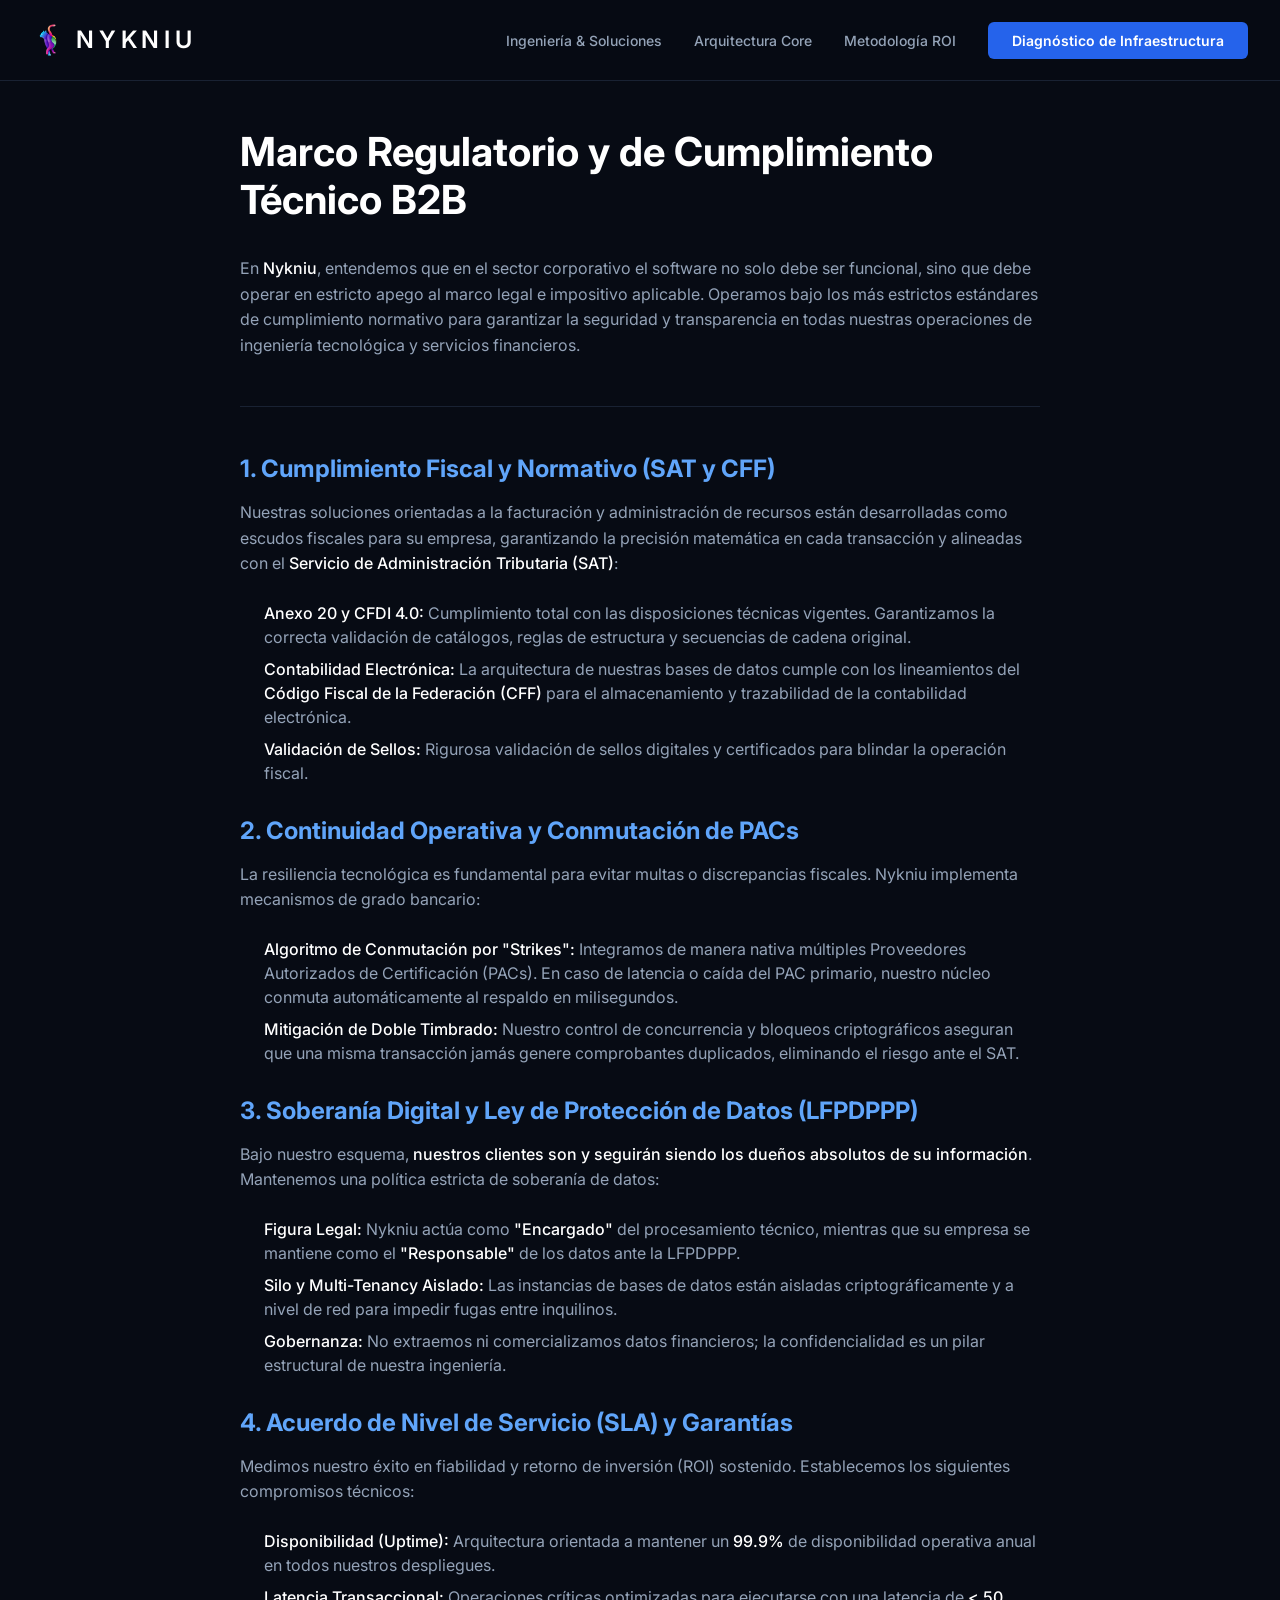
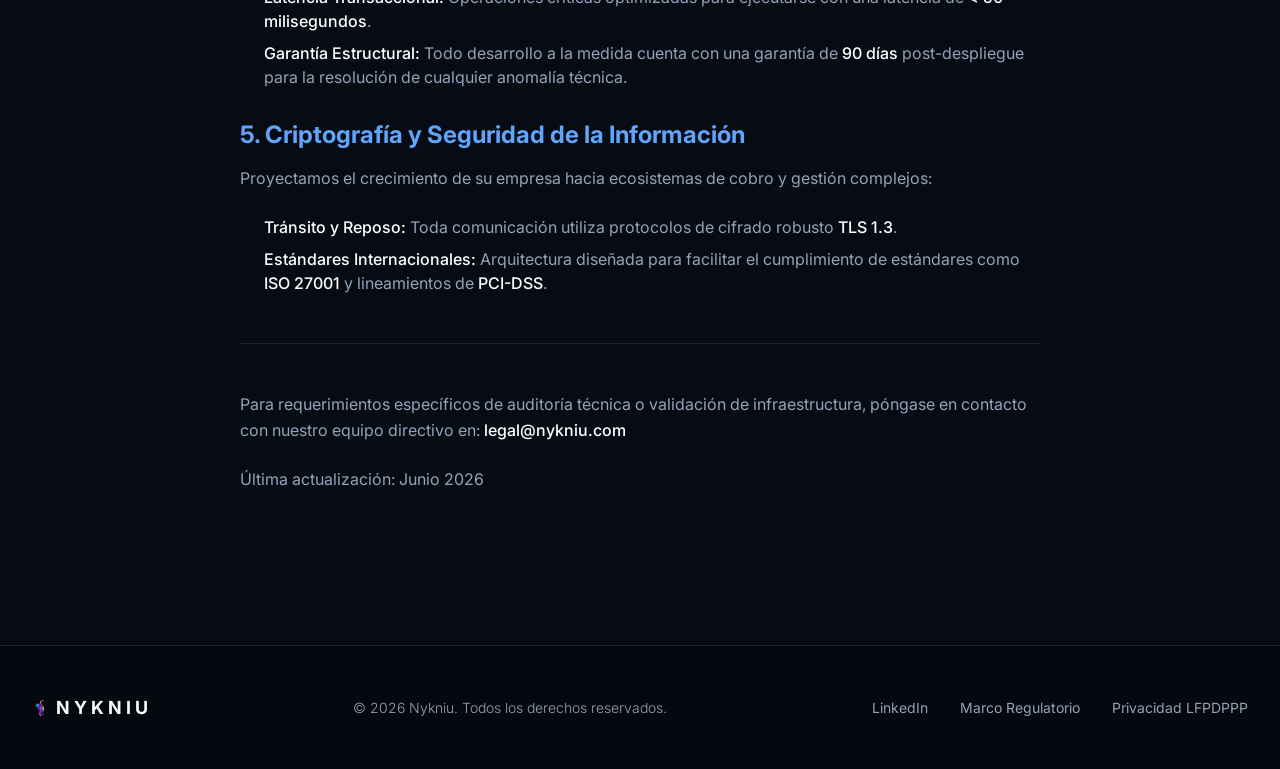
<file: HTML/marco-regulatorio.html>
<!DOCTYPE html>
<html lang="es">
<head>
    <meta charset="UTF-8">
    <meta name="viewport" content="width=device-width, initial-scale=1.0">
    <title>Marco Regulatorio | Nykniu</title>
    
    <!-- Primary Meta Tags -->
    <meta name="description" content="Marco Regulatorio y de Cumplimiento Técnico B2B de Nykniu. Estándares de cumplimiento fiscal (SAT, CFF), resiliencia operativa y soberanía digital.">
    <meta name="keywords" content="marco regulatorio, cumplimiento fiscal, SAT, CFDI 4.0, resiliencia tecnológica, soberanía de datos, LFPDPPP, B2B">
    <meta name="author" content="Nykniu">
    
    <!-- Open Graph / Facebook -->
    <meta property="og:type" content="website">
    <meta property="og:url" content="https://nykniu.com/marco-regulatorio.html">
    <meta property="og:title" content="Marco Regulatorio | Nykniu">
    <meta property="og:description" content="Cumplimiento técnico y legal de grado bancario para la continuidad fiscal de su empresa.">
    <meta property="og:image" content="../IMG/Icon.png">

    <!-- Twitter -->
    <meta property="twitter:card" content="summary_large_image">
    <meta property="twitter:url" content="https://nykniu.com/marco-regulatorio.html">
    <meta property="twitter:title" content="Marco Regulatorio | Nykniu">
    <meta property="twitter:description" content="Cumplimiento técnico y legal de grado bancario para la continuidad fiscal de su empresa.">
    <meta property="twitter:image" content="../IMG/Icon.png">

    <!-- Favicon -->
    <link rel="icon" type="image/png" href="../IMG/Icon.png">

    <link rel="preconnect" href="https://fonts.googleapis.com">
    <link rel="preconnect" href="https://fonts.gstatic.com" crossorigin>
    <link href="https://fonts.googleapis.com/css2?family=Inter:wght@300;400;500;600;700&family=JetBrains+Mono:wght@400;500&display=swap" rel="stylesheet">
    <link rel="stylesheet" href="../CSS/base.css">
    <link rel="stylesheet" href="../CSS/legal.css">
</head>
<body>

    <!-- Navigation -->
    <nav>
        <div class="container nav-inner">
            <a href="../index.html" class="logo">
                <img src="../IMG/Icon.png" class="icon icon-lg" alt="Icon">
                N Y K N I U<span></span>
            </a>
            
            <div class="desktop-menu">
                <a href="../index.html#soluciones">Ingeniería & Soluciones</a>
                <a href="../index.html#arquitectura">Arquitectura Core</a>
                <a href="../index.html#roi">Metodología ROI</a>
                <button class="btn-primary" onclick="agendarCita()">Diagnóstico de Infraestructura</button>
            </div>
        </div>
    </nav>

    <section class="legal-content container">
        <h1>Marco Regulatorio y de Cumplimiento Técnico B2B</h1>
        
        <p>En <strong>Nykniu</strong>, entendemos que en el sector corporativo el software no solo debe ser funcional, sino que debe operar en estricto apego al marco legal e impositivo aplicable. Operamos bajo los más estrictos estándares de cumplimiento normativo para garantizar la seguridad y transparencia en todas nuestras operaciones de ingeniería tecnológica y servicios financieros.</p>

        <hr>

        <h2>1. Cumplimiento Fiscal y Normativo (SAT y CFF)</h2>
        <p>Nuestras soluciones orientadas a la facturación y administración de recursos están desarrolladas como escudos fiscales para su empresa, garantizando la precisión matemática en cada transacción y alineadas con el <strong>Servicio de Administración Tributaria (SAT)</strong>:</p>
        <ul>
            <li><strong>Anexo 20 y CFDI 4.0:</strong> Cumplimiento total con las disposiciones técnicas vigentes. Garantizamos la correcta validación de catálogos, reglas de estructura y secuencias de cadena original.</li>
            <li><strong>Contabilidad Electrónica:</strong> La arquitectura de nuestras bases de datos cumple con los lineamientos del <strong>Código Fiscal de la Federación (CFF)</strong> para el almacenamiento y trazabilidad de la contabilidad electrónica.</li>
            <li><strong>Validación de Sellos:</strong> Rigurosa validación de sellos digitales y certificados para blindar la operación fiscal.</li>
        </ul>

        <h2>2. Continuidad Operativa y Conmutación de PACs</h2>
        <p>La resiliencia tecnológica es fundamental para evitar multas o discrepancias fiscales. Nykniu implementa mecanismos de grado bancario:</p>
        <ul>
            <li><strong>Algoritmo de Conmutación por "Strikes":</strong> Integramos de manera nativa múltiples Proveedores Autorizados de Certificación (PACs). En caso de latencia o caída del PAC primario, nuestro núcleo conmuta automáticamente al respaldo en milisegundos.</li>
            <li><strong>Mitigación de Doble Timbrado:</strong> Nuestro control de concurrencia y bloqueos criptográficos aseguran que una misma transacción jamás genere comprobantes duplicados, eliminando el riesgo ante el SAT.</li>
        </ul>

        <h2>3. Soberanía Digital y Ley de Protección de Datos (LFPDPPP)</h2>
        <p>Bajo nuestro esquema, <strong>nuestros clientes son y seguirán siendo los dueños absolutos de su información</strong>. Mantenemos una política estricta de soberanía de datos:</p>
        <ul>
            <li><strong>Figura Legal:</strong> Nykniu actúa como <strong>"Encargado"</strong> del procesamiento técnico, mientras que su empresa se mantiene como el <strong>"Responsable"</strong> de los datos ante la LFPDPPP.</li>
            <li><strong>Silo y Multi-Tenancy Aislado:</strong> Las instancias de bases de datos están aisladas criptográficamente y a nivel de red para impedir fugas entre inquilinos.</li>
            <li><strong>Gobernanza:</strong> No extraemos ni comercializamos datos financieros; la confidencialidad es un pilar estructural de nuestra ingeniería.</li>
        </ul>

        <h2>4. Acuerdo de Nivel de Servicio (SLA) y Garantías</h2>
        <p>Medimos nuestro éxito en fiabilidad y retorno de inversión (ROI) sostenido. Establecemos los siguientes compromisos técnicos:</p>
        <ul>
            <li><strong>Disponibilidad (Uptime):</strong> Arquitectura orientada a mantener un <strong>99.9%</strong> de disponibilidad operativa anual en todos nuestros despliegues.</li>
            <li><strong>Latencia Transaccional:</strong> Operaciones críticas optimizadas para ejecutarse con una latencia de <strong>&lt; 50 milisegundos</strong>.</li>
            <li><strong>Garantía Estructural:</strong> Todo desarrollo a la medida cuenta con una garantía de <strong>90 días</strong> post-despliegue para la resolución de cualquier anomalía técnica.</li>
        </ul>

        <h2>5. Criptografía y Seguridad de la Información</h2>
        <p>Proyectamos el crecimiento de su empresa hacia ecosistemas de cobro y gestión complejos:</p>
        <ul>
            <li><strong>Tránsito y Reposo:</strong> Toda comunicación utiliza protocolos de cifrado robusto <strong>TLS 1.3</strong>.</li>
            <li><strong>Estándares Internacionales:</strong> Arquitectura diseñada para facilitar el cumplimiento de estándares como <strong>ISO 27001</strong> y lineamientos de <strong>PCI-DSS</strong>.</li>
        </ul>

        <hr>

        <p>Para requerimientos específicos de auditoría técnica o validación de infraestructura, póngase en contacto con nuestro equipo directivo en: <strong>legal@nykniu.com</strong></p>
        
        <p>Última actualización: Junio 2026</p>
    </section>

    <!-- Footer -->
    <footer>
        <div class="container footer-inner">
            <div class="footer-logo">
                <img src="../IMG/Icon.png" class="icon icon-sm" alt="Icon">
                N Y K N I U
            </div>
            <div class="footer-copy">
                &copy; 2026 Nykniu. Todos los derechos reservados.
            </div>
            <div class="footer-links">
                <a href="https://www.linkedin.com/company/nykniu/">LinkedIn</a>
                <a href="marco-regulatorio.html">Marco Regulatorio</a>
                <a href="privacidad.html">Privacidad LFPDPPP</a>
            </div>
        </div>
    </footer>

    <script src="../JS/script.js"></script>
</body>
</html>
</file>
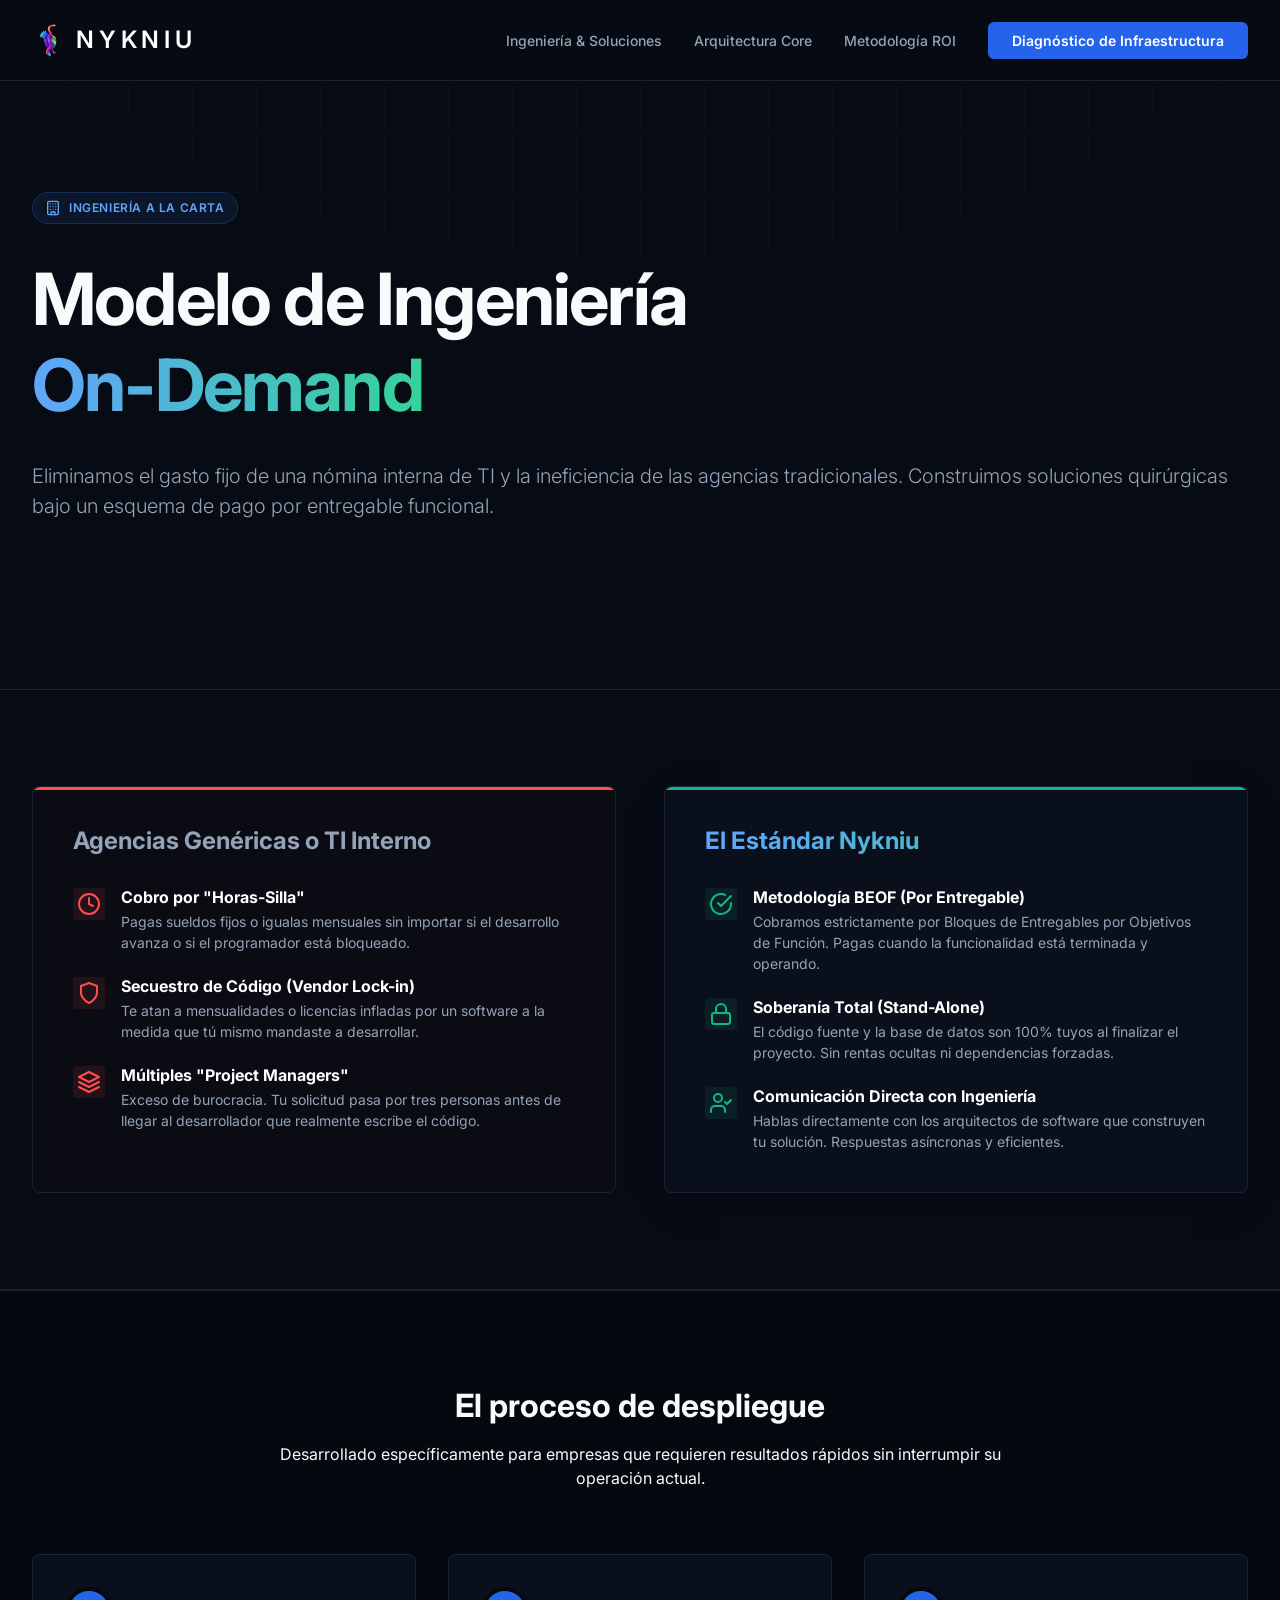
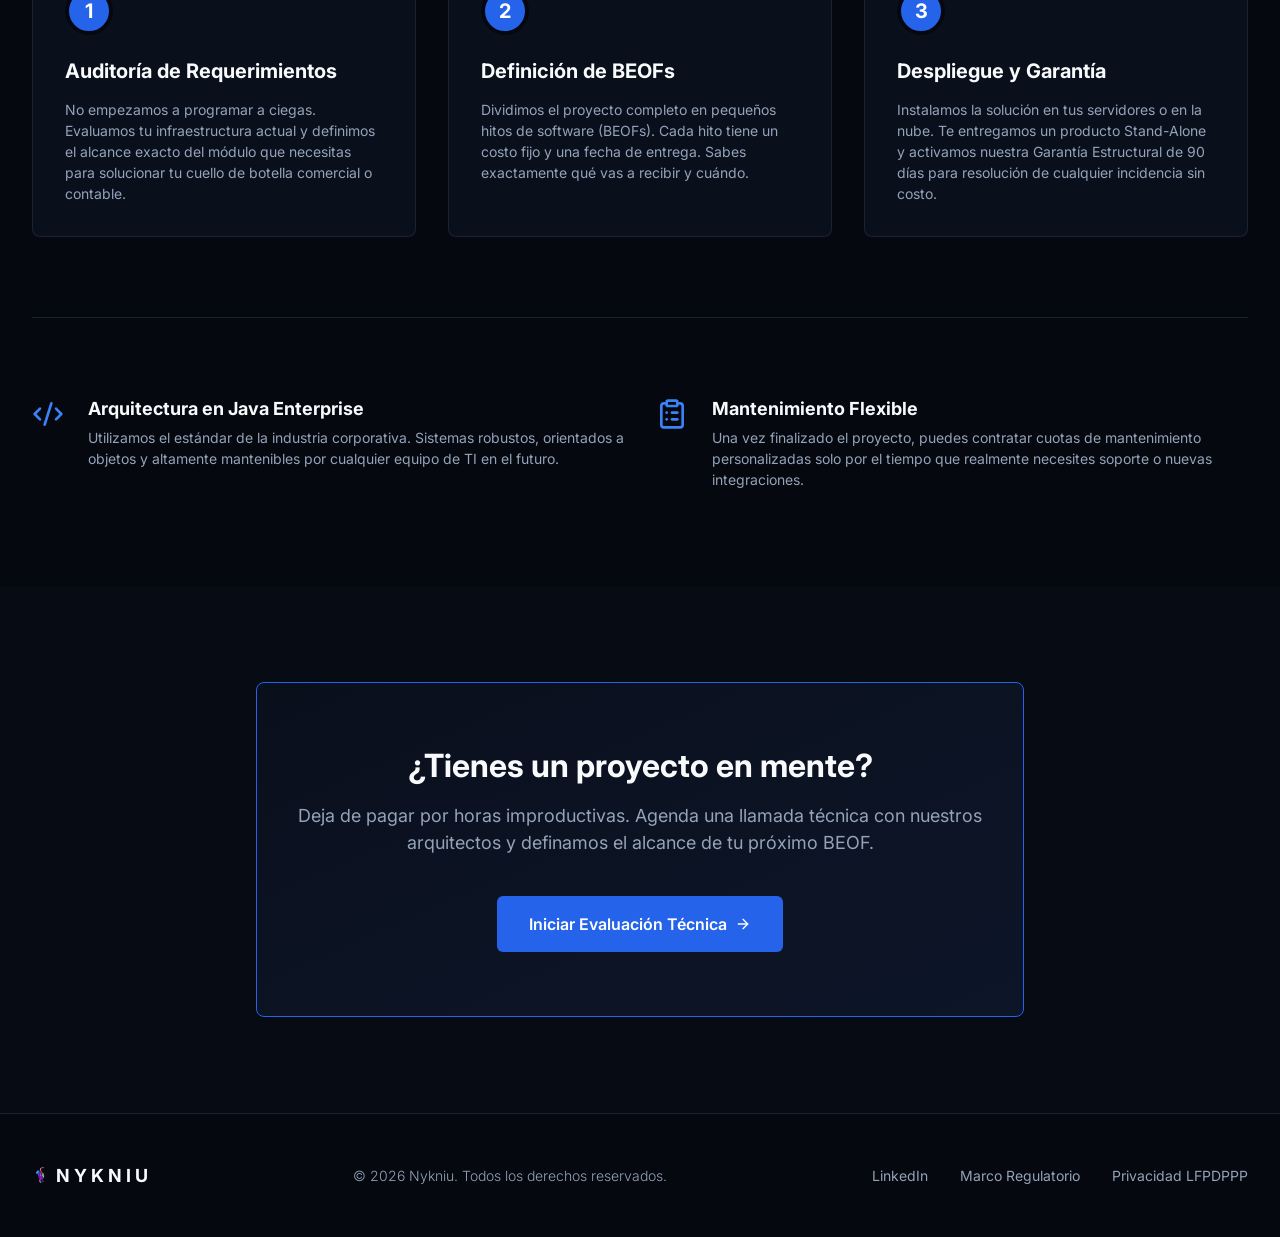
<file: HTML/Modelo.html>
<!DOCTYPE html>
<html lang="es">
<head>
    <meta charset="UTF-8">
    <meta name="viewport" content="width=device-width, initial-scale=1.0">
    <title>Modelo On-Demand | Nykniu</title>

    <!-- Primary Meta Tags -->
    <meta name="description" content="Descubra el modelo de ingeniería On-Demand de Nykniu. Desarrollo por entregables functional (BEOF), soberanía total del código y comunicación directa con ingenieros.">
    <meta name="keywords" content="ingeniería on-demand, desarrollo por objetivos, BEOF, soberanía de código, Java Enterprise, consultoría TI, Nykniu model">
    <meta name="author" content="Nykniu">
    
    <!-- Open Graph / Facebook -->
    <meta property="og:type" content="website">
    <meta property="og:url" content="https://nykniu.com/Modelo.html">
    <meta property="og:title" content="Modelo On-Demand | Nykniu">
    <meta property="og:description" content="Eliminamos el gasto fijo de TI con un modelo de ingeniería quirúrgica basado en resultados.">
    <meta property="og:image" content="../IMG/Icon.png">

    <!-- Twitter -->
    <meta property="twitter:card" content="summary_large_image">
    <meta property="twitter:url" content="https://nykniu.com/Modelo.html">
    <meta property="twitter:title" content="Modelo On-Demand | Nykniu">
    <meta property="twitter:description" content="Eliminamos el gasto fijo de TI con un modelo de ingeniería quirúrgica basado en resultados.">
    <meta property="twitter:image" content="../IMG/Icon.png">

    <!-- Favicon -->
    <link rel="icon" type="image/png" href="../IMG/Icon.png">

    <link rel="preconnect" href="https://fonts.googleapis.com">
    <link rel="preconnect" href="https://fonts.gstatic.com" crossorigin>
    <link href="https://fonts.googleapis.com/css2?family=Inter:wght@300;400;500;600;700&family=JetBrains+Mono:wght@400;500&display=swap" rel="stylesheet">
    <link rel="stylesheet" href="../CSS/base.css">
    <link rel="stylesheet" href="../CSS/modelo.css">
</head>
<body>

    <!-- Navigation -->
    <nav>
        <div class="container nav-inner">
            <a href="../index.html" class="logo">
                <img src="../IMG/Icon.png" class="icon icon-lg" alt="Icon">
                N Y K N I U<span></span>
            </a>
            
            <div class="desktop-menu">
                <a href="../index.html#soluciones">Ingeniería & Soluciones</a>
                <a href="../index.html#arquitectura">Arquitectura Core</a>
                <a href="../index.html#roi">Metodología ROI</a>
                <button class="btn-primary" onclick="agendarCita()">Diagnóstico de Infraestructura</button>
            </div>

            <button class="mobile-btn" id="menuToggle" aria-label="Abrir menú">
                <svg class="icon" viewBox="0 0 24 24"><line x1="4" x2="20" y1="12" y2="12"></line><line x1="4" x2="20" y1="6" y2="6"></line><line x1="4" x2="20" y1="18" y2="18"></line></svg>
            </button>
        </div>

        <div class="mobile-menu" id="mobileMenu">
            <a href="../index.html#soluciones">Ingeniería & Soluciones</a>
            <a href="../index.html#arquitectura">Arquitectura Core</a>
            <a href="../index.html#roi">Metodología ROI</a>
        </div>
    </nav>

    <!-- Hero Section -->
    <section class="hero">
        <div class="hero-grid-bg"></div>
        <div class="container">
            <div class="hero-content">
                <div class="badge">
                    <svg class="icon icon-sm" viewBox="0 0 24 24"><rect width="16" height="20" x="4" y="2" rx="2" ry="2"></rect><path d="M9 22v-4h6v4"></path><path d="M8 6h.01"></path><path d="M16 6h.01"></path><path d="M12 6h.01"></path><path d="M12 10h.01"></path><path d="M12 14h.01"></path><path d="M16 10h.01"></path><path d="M16 14h.01"></path><path d="M8 10h.01"></path><path d="M8 14h.01"></path></svg>
                    Ingeniería a la Carta
                </div>
                <h1>
                    Modelo de Ingeniería <br>
                    <span class="text-gradient">On-Demand</span>
                </h1>
            </div>
            <p>
                Eliminamos el gasto fijo de una nómina interna de TI y la ineficiencia de las agencias tradicionales. 
                Construimos soluciones quirúrgicas bajo un esquema de pago por entregable funcional.
            </p>
        </div>
    </section>

    <!-- The Anti-Agency Comparison -->
    <section class="comparison-section">
        <div class="container comparison-grid">
            
            <!-- Traditional Agency (Bad) -->
            <div class="comp-card comp-card-bad">
                <div class="comp-card-bar comp-card-bar-red"></div>
                <h3 class="comp-title">
                    <span style="color: var(--text-muted);">Agencias Genéricas o TI Interno</span>
                </h3>
                <ul class="comp-list">
                    <li>
                        <div class="icon-box icon-box-red">
                            <svg class="icon" viewBox="0 0 24 24"><circle cx="12" cy="12" r="10"></circle><polyline points="12 6 12 12 16 14"></polyline></svg>
                        </div>
                        <div>
                            <h4>Cobro por "Horas-Silla"</h4>
                            <p>Pagas sueldos fijos o igualas mensuales sin importar si el desarrollo avanza o si el programador está bloqueado.</p>
                        </div>
                    </li>
                    <li>
                        <div class="icon-box icon-box-red">
                            <svg class="icon" viewBox="0 0 24 24"><path d="M12 22s8-4 8-10V5l-8-3-8 3v7c0 6 8 10 8 10"></path></svg>
                        </div>
                        <div>
                            <h4>Secuestro de Código (Vendor Lock-in)</h4>
                            <p>Te atan a mensualidades o licencias infladas por un software a la medida que tú mismo mandaste a desarrollar.</p>
                        </div>
                    </li>
                    <li>
                        <div class="icon-box icon-box-red">
                            <svg class="icon" viewBox="0 0 24 24"><polygon points="12 2 2 7 12 12 22 7 12 2"></polygon><polyline points="2 17 12 22 22 17"></polyline><polyline points="2 12 12 17 22 12"></polyline></svg>
                        </div>
                        <div>
                            <h4>Múltiples "Project Managers"</h4>
                            <p>Exceso de burocracia. Tu solicitud pasa por tres personas antes de llegar al desarrollador que realmente escribe el código.</p>
                        </div>
                    </li>
                </ul>
            </div>

            <!-- Nykniu Model (Good) -->
            <div class="comp-card comp-card-good">
                <div class="comp-card-bar comp-card-bar-green"></div>
                <h3 class="comp-title text-gradient">
                    El Estándar Nykniu
                </h3>
                <ul class="comp-list">
                    <li>
                        <div class="icon-box icon-box-green">
                            <svg class="icon" viewBox="0 0 24 24"><path d="M22 11.08V12a10 10 0 1 1-5.93-9.14"></path><polyline points="22 4 12 14.01 9 11.01"></polyline></svg>
                        </div>
                        <div>
                            <h4>Metodología BEOF (Por Entregable)</h4>
                            <p>Cobramos estrictamente por Bloques de Entregables por Objetivos de Función. Pagas cuando la funcionalidad está terminada y operando.</p>
                        </div>
                    </li>
                    <li>
                        <div class="icon-box icon-box-green">
                            <svg class="icon" viewBox="0 0 24 24"><rect width="18" height="11" x="3" y="11" rx="2" ry="2"></rect><path d="M7 11V7a5 5 0 0 1 10 0v4"></path></svg>
                        </div>
                        <div>
                            <h4>Soberanía Total (Stand-Alone)</h4>
                            <p>El código fuente y la base de datos son 100% tuyos al finalizar el proyecto. Sin rentas ocultas ni dependencias forzadas.</p>
                        </div>
                    </li>
                    <li>
                        <div class="icon-box icon-box-green">
                            <svg class="icon" viewBox="0 0 24 24"><path d="M16 21v-2a4 4 0 0 0-4-4H6a4 4 0 0 0-4 4v2"></path><circle cx="9" cy="7" r="4"></circle><polyline points="16 11 18 13 22 9"></polyline></svg>
                        </div>
                        <div>
                            <h4>Comunicación Directa con Ingeniería</h4>
                            <p>Hablas directamente con los arquitectos de software que construyen tu solución. Respuestas asíncronas y eficientes.</p>
                        </div>
                    </li>
                </ul>
            </div>

        </div>
    </section>

    <!-- Methodology Steps -->
    <section class="methodology">
        <div class="container">
            <div class="meth-header">
                <h2>El proceso de despliegue</h2>
                <p class="text-muted">Desarrollado específicamente para empresas que requieren resultados rápidos sin interrumpir su operación actual.</p>
            </div>

            <div class="steps-grid">
                <div class="step-card">
                    <div class="step-number">1</div>
                    <h3>Auditoría de Requerimientos</h3>
                    <p>No empezamos a programar a ciegas. Evaluamos tu infraestructura actual y definimos el alcance exacto del módulo que necesitas para solucionar tu cuello de botella comercial o contable.</p>
                </div>
                <div class="step-card">
                    <div class="step-number">2</div>
                    <h3>Definición de BEOFs</h3>
                    <p>Dividimos el proyecto completo en pequeños hitos de software (BEOFs). Cada hito tiene un costo fijo y una fecha de entrega. Sabes exactamente qué vas a recibir y cuándo.</p>
                </div>
                <div class="step-card">
                    <div class="step-number">3</div>
                    <h3>Despliegue y Garantía</h3>
                    <p>Instalamos la solución en tus servidores o en la nube. Te entregamos un producto Stand-Alone y activamos nuestra Garantía Estructural de 90 días para resolución de cualquier incidencia sin costo.</p>
                </div>
            </div>

            <!-- Execution Features -->
            <div class="features-grid">
                <div class="feat-item">
                    <div class="feat-icon">
                        <svg class="icon icon-lg" viewBox="0 0 24 24"><path d="m18 16 4-4-4-4"></path><path d="m6 8-4 4 4 4"></path><path d="m14.5 4-5 16"></path></svg>
                    </div>
                    <div class="feat-text">
                        <h4>Arquitectura en Java Enterprise</h4>
                        <p>Utilizamos el estándar de la industria corporativa. Sistemas robustos, orientados a objetos y altamente mantenibles por cualquier equipo de TI en el futuro.</p>
                    </div>
                </div>
                <div class="feat-item">
                    <div class="feat-icon">
                        <svg class="icon icon-lg" viewBox="0 0 24 24"><rect width="8" height="4" x="8" y="2" rx="1" ry="1"></rect><path d="M16 4h2a2 2 0 0 1 2 2v14a2 2 0 0 1-2 2H6a2 2 0 0 1-2-2V6a2 2 0 0 1 2-2h2"></path><path d="M12 11h4"></path><path d="M12 16h4"></path><path d="M8 11h.01"></path><path d="M8 16h.01"></path></svg>
                    </div>
                    <div class="feat-text">
                        <h4>Mantenimiento Flexible</h4>
                        <p>Una vez finalizado el proyecto, puedes contratar cuotas de mantenimiento personalizadas solo por el tiempo que realmente necesites soporte o nuevas integraciones.</p>
                    </div>
                </div>
            </div>
        </div>
    </section>

    <!-- Call to Action -->
    <section class="container">
        <div class="cta-box">
            <h2>¿Tienes un proyecto en mente?</h2>
            <p>Deja de pagar por horas improductivas. Agenda una llamada técnica con nuestros arquitectos y definamos el alcance de tu próximo BEOF.</p>
            <a href="mailto:ventas@nykniu.com?subject=Solicitud%20de%20Proyecto%20On-Demand" class="btn-primary">
                Iniciar Evaluación Técnica
                <svg class="icon icon-sm" viewBox="0 0 24 24"><line x1="5" x2="19" y1="12" y2="12"></line><polyline points="12 5 19 12 12 19"></polyline></svg>
            </a>
        </div>
    </section>

    <!-- Footer -->
    <footer>
        
        <div class="container footer-inner">
            <div class="footer-logo">
                <img src="../IMG/Icon.png" class="icon icon-sm" alt="Icon">
                N Y K N I U
            </div>
            <div class="footer-copy">
                &copy; 2026 Nykniu. Todos los derechos reservados.
            </div>
            <div class="footer-links">
                <a href="https://www.linkedin.com/company/nykniu/">LinkedIn</a>
                <a href="marco-regulatorio.html">Marco Regulatorio</a>
                <a href="privacidad.html">Privacidad LFPDPPP</a>
            </div>
        </div>
    </footer>

    <script src="../JS/script.js"></script>
</body>
</html>
</file>
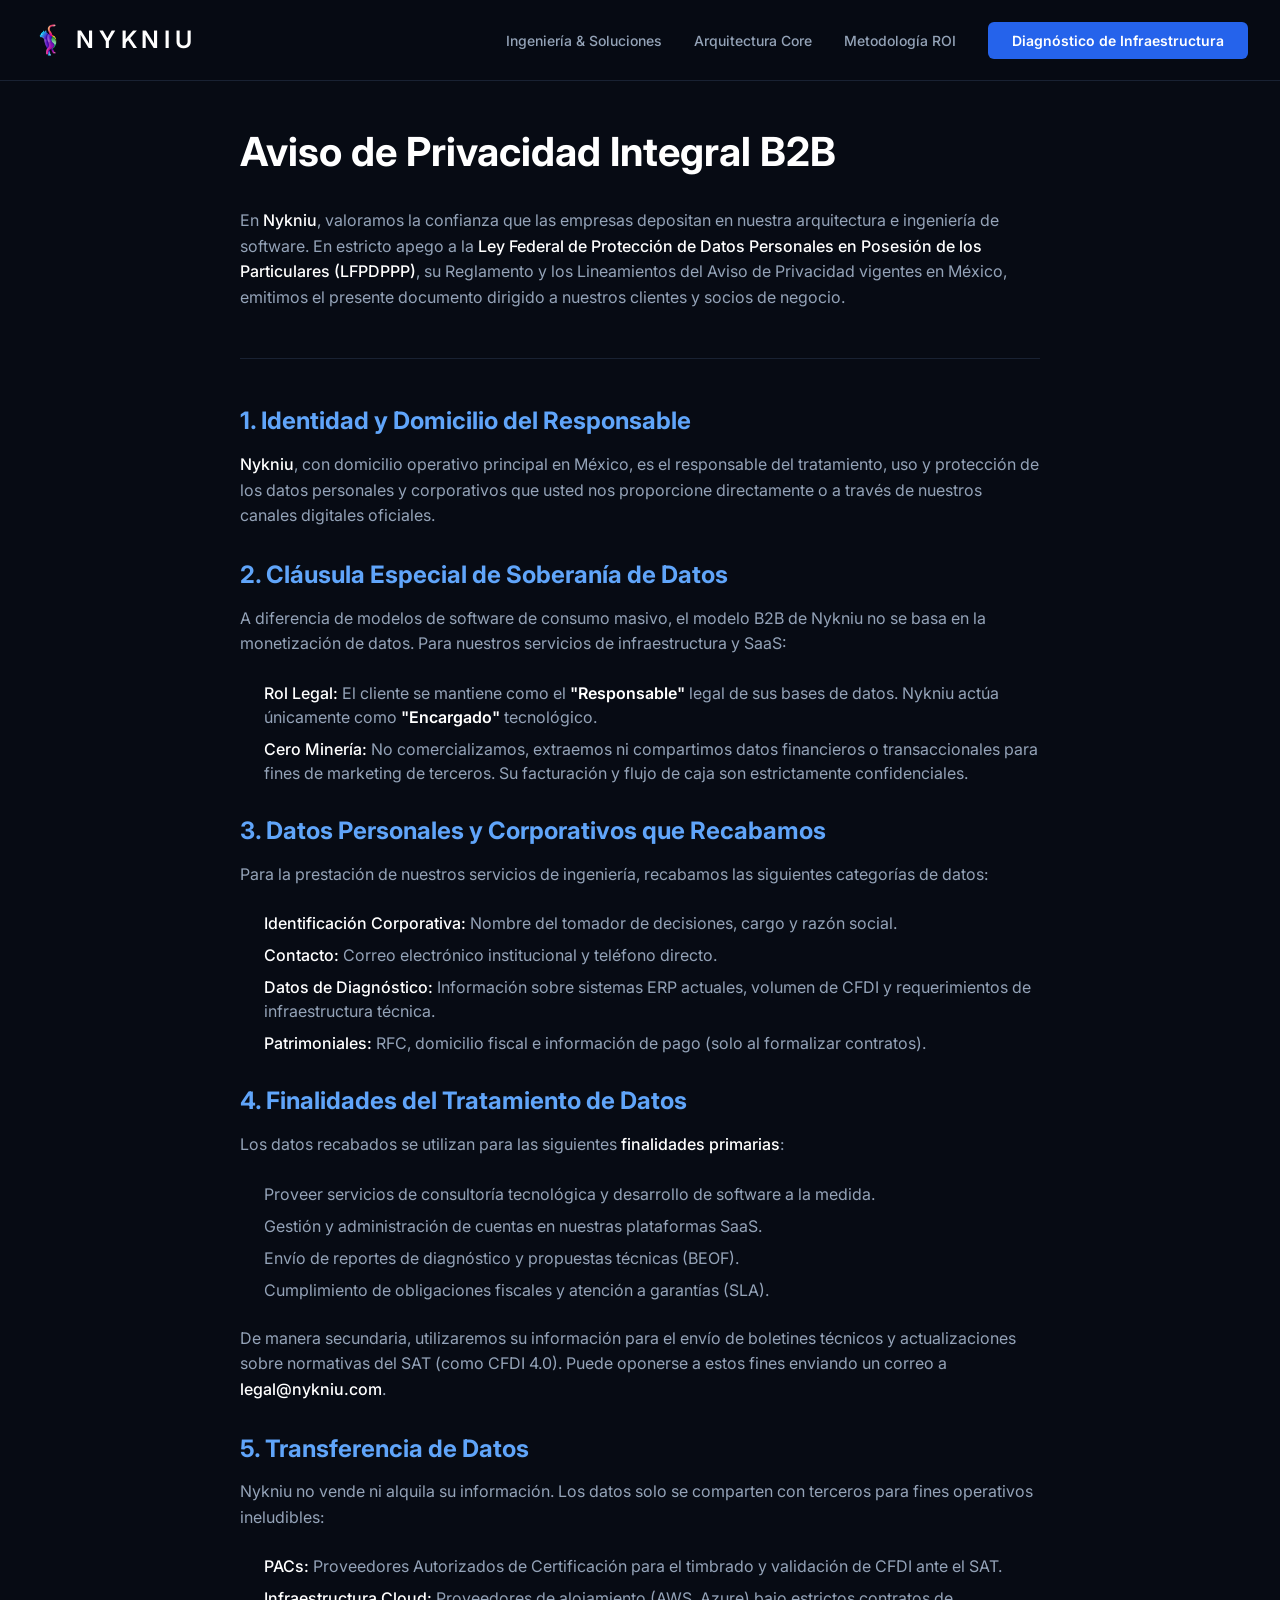
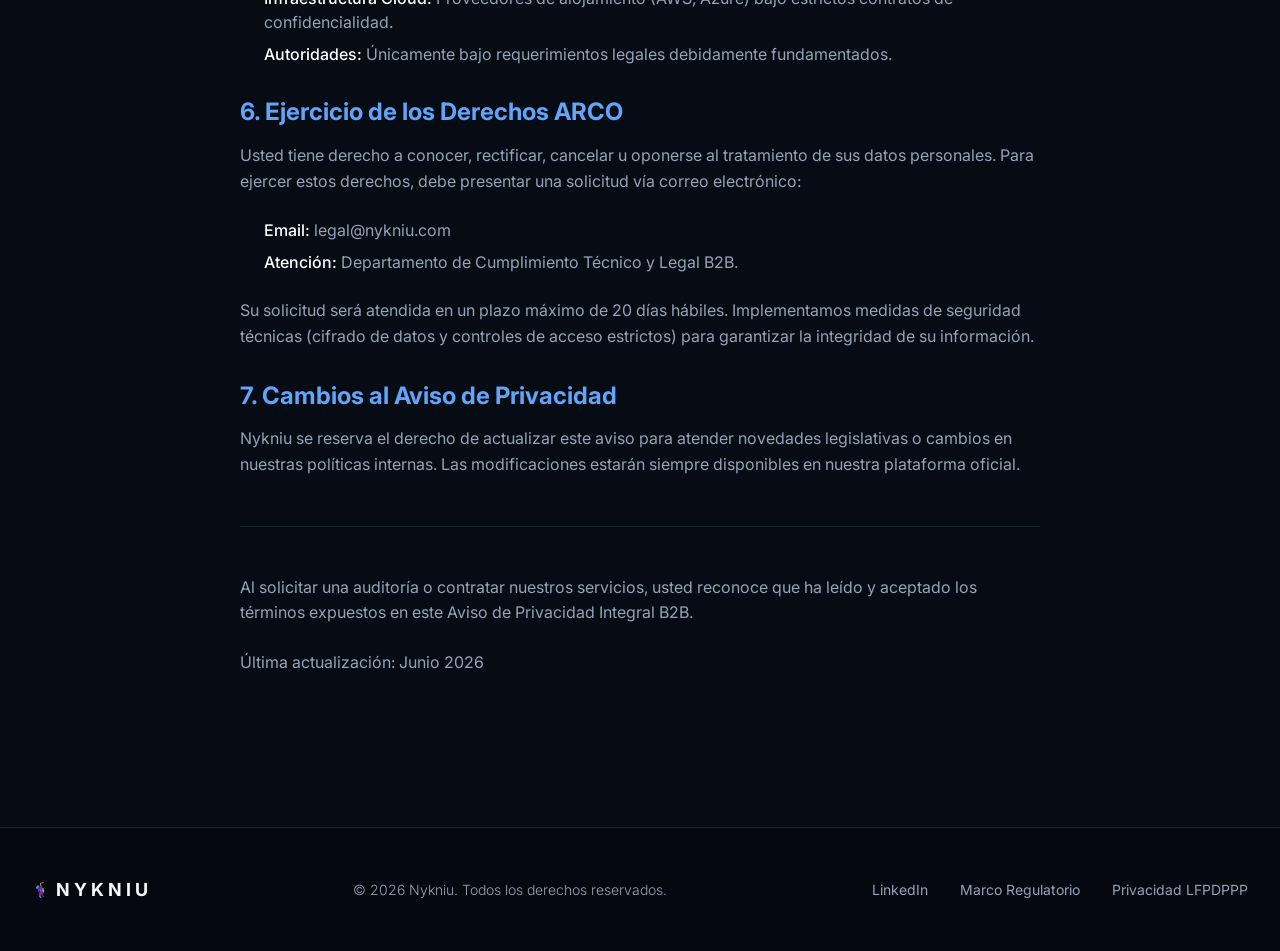
<file: HTML/privacidad.html>
<!DOCTYPE html>
<html lang="es">
<head>
    <meta charset="UTF-8">
    <meta name="viewport" content="width=device-width, initial-scale=1.0">
    <title>Privacidad LFPDPPP | Nykniu</title>

    <!-- Primary Meta Tags -->
    <meta name="description" content="Aviso de Privacidad Integral B2B de Nykniu. Protección de datos bajo la LFPDPPP, soberanía de datos y transparencia en el procesamiento tecnológico.">
    <meta name="keywords" content="privacidad, LFPDPPP, protección de datos, soberanía de datos, aviso de privacidad, B2B, seguridad de información">
    <meta name="author" content="Nykniu">
    
    <!-- Open Graph / Facebook -->
    <meta property="og:type" content="website">
    <meta property="og:url" content="https://nykniu.com/privacidad.html">
    <meta property="og:title" content="Privacidad LFPDPPP | Nykniu">
    <meta property="og:description" content="Protección y soberanía absoluta de sus datos financieros y corporativos.">
    <meta property="og:image" content="../IMG/Icon.png">

    <!-- Twitter -->
    <meta property="twitter:card" content="summary_large_image">
    <meta property="twitter:url" content="https://nykniu.com/privacidad.html">
    <meta property="twitter:title" content="Privacidad LFPDPPP | Nykniu">
    <meta property="twitter:description" content="Protección y soberanía absoluta de sus datos financieros y corporativos.">
    <meta property="twitter:image" content="../IMG/Icon.png">

    <!-- Favicon -->
    <link rel="icon" type="image/png" href="../IMG/Icon.png">

    <link rel="preconnect" href="https://fonts.googleapis.com">
    <link rel="preconnect" href="https://fonts.gstatic.com" crossorigin>
    <link href="https://fonts.googleapis.com/css2?family=Inter:wght@300;400;500;600;700&family=JetBrains+Mono:wght@400;500&display=swap" rel="stylesheet">
    <link rel="stylesheet" href="../CSS/base.css">
    <link rel="stylesheet" href="../CSS/legal.css">
</head>
<body>

    <!-- Navigation -->
    <nav>
        <div class="container nav-inner">
            <a href="../index.html" class="logo">
                <img src="../IMG/Icon.png" class="icon icon-lg" alt="Icon">
                N Y K N I U<span></span>
            </a>
            
            <div class="desktop-menu">
                <a href="../index.html#soluciones">Ingeniería & Soluciones</a>
                <a href="../index.html#arquitectura">Arquitectura Core</a>
                <a href="../index.html#roi">Metodología ROI</a>
                <button class="btn-primary" onclick="agendarCita()">Diagnóstico de Infraestructura</button>
            </div>
        </div>
    </nav>

    <section class="legal-content container">
        <h1>Aviso de Privacidad Integral B2B</h1>
        
        <p>En <strong>Nykniu</strong>, valoramos la confianza que las empresas depositan en nuestra arquitectura e ingeniería de software. En estricto apego a la <strong>Ley Federal de Protección de Datos Personales en Posesión de los Particulares (LFPDPPP)</strong>, su Reglamento y los Lineamientos del Aviso de Privacidad vigentes en México, emitimos el presente documento dirigido a nuestros clientes y socios de negocio.</p>

        <hr>

        <h2>1. Identidad y Domicilio del Responsable</h2>
        <p><strong>Nykniu</strong>, con domicilio operativo principal en México, es el responsable del tratamiento, uso y protección de los datos personales y corporativos que usted nos proporcione directamente o a través de nuestros canales digitales oficiales.</p>

        <h2>2. Cláusula Especial de Soberanía de Datos</h2>
        <p>A diferencia de modelos de software de consumo masivo, el modelo B2B de Nykniu no se basa en la monetización de datos. Para nuestros servicios de infraestructura y SaaS:</p>
        <ul>
            <li><strong>Rol Legal:</strong> El cliente se mantiene como el <b>"Responsable"</b> legal de sus bases de datos. Nykniu actúa únicamente como <b>"Encargado"</b> tecnológico.</li>
            <li><strong>Cero Minería:</strong> No comercializamos, extraemos ni compartimos datos financieros o transaccionales para fines de marketing de terceros. Su facturación y flujo de caja son estrictamente confidenciales.</li>
        </ul>

        <h2>3. Datos Personales y Corporativos que Recabamos</h2>
        <p>Para la prestación de nuestros servicios de ingeniería, recabamos las siguientes categorías de datos:</p>
        <ul>
            <li><strong>Identificación Corporativa:</strong> Nombre del tomador de decisiones, cargo y razón social.</li>
            <li><strong>Contacto:</strong> Correo electrónico institucional y teléfono directo.</li>
            <li><strong>Datos de Diagnóstico:</strong> Información sobre sistemas ERP actuales, volumen de CFDI y requerimientos de infraestructura técnica.</li>
            <li><strong>Patrimoniales:</strong> RFC, domicilio fiscal e información de pago (solo al formalizar contratos).</li>
        </ul>

        <h2>4. Finalidades del Tratamiento de Datos</h2>
        <p>Los datos recabados se utilizan para las siguientes <strong>finalidades primarias</strong>:</p>
        <ul>
            <li>Proveer servicios de consultoría tecnológica y desarrollo de software a la medida.</li>
            <li>Gestión y administración de cuentas en nuestras plataformas SaaS.</li>
            <li>Envío de reportes de diagnóstico y propuestas técnicas (BEOF).</li>
            <li>Cumplimiento de obligaciones fiscales y atención a garantías (SLA).</li>
        </ul>
        <p>De manera secundaria, utilizaremos su información para el envío de boletines técnicos y actualizaciones sobre normativas del SAT (como CFDI 4.0). Puede oponerse a estos fines enviando un correo a <strong>legal@nykniu.com</strong>.</p>

        <h2>5. Transferencia de Datos</h2>
        <p>Nykniu no vende ni alquila su información. Los datos solo se comparten con terceros para fines operativos ineludibles:</p>
        <ul>
            <li><strong>PACs:</strong> Proveedores Autorizados de Certificación para el timbrado y validación de CFDI ante el SAT.</li>
            <li><strong>Infraestructura Cloud:</strong> Proveedores de alojamiento (AWS, Azure) bajo estrictos contratos de confidencialidad.</li>
            <li><strong>Autoridades:</strong> Únicamente bajo requerimientos legales debidamente fundamentados.</li>
        </ul>

        <h2>6. Ejercicio de los Derechos ARCO</h2>
        <p>Usted tiene derecho a conocer, rectificar, cancelar u oponerse al tratamiento de sus datos personales. Para ejercer estos derechos, debe presentar una solicitud vía correo electrónico:</p>
        <ul>
            <li><strong>Email:</strong> legal@nykniu.com</li>
            <li><strong>Atención:</strong> Departamento de Cumplimiento Técnico y Legal B2B.</li>
        </ul>
        <p>Su solicitud será atendida en un plazo máximo de 20 días hábiles. Implementamos medidas de seguridad técnicas (cifrado de datos y controles de acceso estrictos) para garantizar la integridad de su información.</p>

        <h2>7. Cambios al Aviso de Privacidad</h2>
        <p>Nykniu se reserva el derecho de actualizar este aviso para atender novedades legislativas o cambios en nuestras políticas internas. Las modificaciones estarán siempre disponibles en nuestra plataforma oficial.</p>
        
        <hr>

        <p>Al solicitar una auditoría o contratar nuestros servicios, usted reconoce que ha leído y aceptado los términos expuestos en este Aviso de Privacidad Integral B2B.</p>

        <p>Última actualización: Junio 2026</p>
    </section>

    <!-- Footer -->
    <footer>
        <div class="container footer-inner">
            <div class="footer-logo">
                <img src="../IMG/Icon.png" class="icon icon-sm" alt="Icon">
                N Y K N I U
            </div>
            <div class="footer-copy">
                &copy; 2026 Nykniu. Todos los derechos reservados.
            </div>
            <div class="footer-links">
                <a href="https://www.linkedin.com/company/nykniu/">LinkedIn</a>
                <a href="marco-regulatorio.html">Marco Regulatorio</a>
                <a href="privacidad.html">Privacidad LFPDPPP</a>
            </div>
        </div>
    </footer>

    <script src="../JS/script.js"></script>
</body>
</html>
</file>
<file: CSS/base.css>
/* --- CSS Variables --- */
:root {
    --bg-body: #070b14;
    --bg-nav: rgba(7, 11, 20, 0.95);
    --bg-card: #0a0f1c;
    --bg-section: #05080f;
    --bg-editor: #0b1120;
    --bg-editor-header: #111827;
    --text-main: #f8fafc;
    --text-muted: #94a3b8;
    --border-color: rgba(30, 41, 59, 0.8);
    --blue-400: #60a5fa;
    --blue-500: #3b82f6;
    --blue-600: #2563eb;
    --blue-700: #1d4ed8;
    --emerald-400: #34d399;
    --emerald-500: #10b981;
    --font-sans: 'Inter', system-ui, -apple-system, sans-serif;
    --font-mono: 'JetBrains Mono', monospace;
}

/* --- Reset & Base --- */
* {
    box-sizing: border-box;
    margin: 0;
    padding: 0;
}

body {
    font-family: var(--font-sans);
    background-color: var(--bg-body);
    color: var(--text-main);
    line-height: 1.5;
    -webkit-font-smoothing: antialiased;
}

::selection {
    background-color: var(--blue-600);
    color: white;
}

a {
    text-decoration: none;
    color: inherit;
}

ul {
    list-style: none;
}

button {
    cursor: pointer;
    font-family: inherit;
    border: none;
    background: none;
}

/* --- Typography --- */
h1, h2, h3, h4 {
    line-height: 1.2;
    font-weight: 700;
}

.text-gradient {
    background: linear-gradient(to right, var(--blue-400), var(--emerald-400));
    -webkit-background-clip: text;
    -webkit-text-fill-color: transparent;
    background-clip: text;
}

/* --- Layout Utilities --- */
.container {
    max-width: 80rem;
    margin: 0 auto;
    padding: 0 1.5rem;
}
@media (min-width: 1024px) { .container { padding: 0 2rem; } }

.flex { display: flex; }
.items-center { align-items: center; }
.justify-between { justify-content: space-between; }
.justify-center { justify-content: center; }
.gap-2 { gap: 0.5rem; }
.gap-3 { gap: 0.75rem; }
.gap-4 { gap: 1rem; }
.gap-6 { gap: 1.5rem; }

.grid { display: grid; }

/* --- Navigation --- */
nav {
    position: fixed;
    width: 100%;
    top: 0;
    z-index: 50;
    background-color: var(--bg-nav);
    backdrop-filter: blur(12px);
    -webkit-backdrop-filter: blur(12px);
    border-bottom: 1px solid var(--border-color);
}

.nav-inner {
    display: flex;
    justify-content: space-between;
    align-items: center;
    height: 5rem;
}

.logo {
    font-size: 1.5rem;
    font-weight: 600;
    letter-spacing: -0.025em;
    color: white;
    display: flex;
    align-items: center;
    gap: 0.75rem;
}

.logo span { color: var(--blue-500); }
.logo svg { color: var(--blue-500); fill: rgba(59, 130, 246, 0.2); }

.desktop-menu { display: none; align-items: center; gap: 2rem; }
.desktop-menu a {
    font-size: 0.875rem;
    font-weight: 500;
    color: var(--text-muted);
    transition: color 0.2s;
}
.desktop-menu a:hover { color: white; }

.btn-primary {
    background-color: var(--blue-600);
    color: white;
    padding: 0.625rem 1.5rem;
    border-radius: 0.375rem;
    font-size: 0.875rem;
    font-weight: 600;
    transition: background-color 0.2s;
}
.btn-primary:hover { background-color: var(--blue-700); }

.btn-outline {
    background-color: transparent;
    color: white;
    padding: 0.625rem 1.5rem;
    border-radius: 0.375rem;
    font-size: 0.875rem;
    font-weight: 600;
    border: 1px solid var(--border-color);
    transition: background-color 0.2s;
}
.btn-outline:hover { background-color: rgba(30, 41, 59, 0.5); }

.mobile-btn { display: flex; color: var(--text-muted); padding: 0.5rem; }
.mobile-btn:hover { color: white; }

.mobile-menu {
    display: none;
    background-color: var(--bg-card);
    border-bottom: 1px solid var(--border-color);
    padding: 0.5rem 1rem 1rem;
}
.mobile-menu.active { display: block; }
.mobile-menu a {
    display: block;
    padding: 0.75rem;
    color: var(--text-muted);
    font-weight: 500;
    border-radius: 0.375rem;
}
.mobile-menu a:hover { background-color: rgba(30, 41, 59, 0.5); color: white; }

@media (min-width: 768px) {
    .desktop-menu { display: flex; }
    .mobile-btn { display: none; }
    .mobile-menu { display: none !important; }
}

/* --- Hero Section --- */
.hero {
    position: relative;
    padding: 8rem 0 5rem;
    overflow: hidden;
}
@media (min-width: 1024px) { .hero { padding: 12rem 0 8rem; } }

.hero-grid-bg {
    position: absolute;
    inset: 0;
    background-image: 
        linear-gradient(to right, #1e293b 1px, transparent 1px),
        linear-gradient(to bottom, #1e293b 1px, transparent 1px);
    background-size: 4rem 4rem;
    mask-image: radial-gradient(ellipse 60% 50% at 50% 0%, #000 70%, transparent 100%);
    -webkit-mask-image: radial-gradient(ellipse 60% 50% at 50% 0%, #000 70%, transparent 100%);
    opacity: 0.2;
    z-index: 1;
}

.hero-content {
    position: relative;
    z-index: 10;
    max-width: 48rem;
}

.badge {
    display: inline-flex;
    align-items: center;
    gap: 0.5rem;
    padding: 0.375rem 0.75rem;
    border-radius: 9999px;
    background-color: rgba(59, 130, 246, 0.1);
    border: 1px solid rgba(59, 130, 246, 0.2);
    color: #60a5fa;
    font-size: 0.75rem;
    font-weight: 600;
    text-transform: uppercase;
    letter-spacing: 0.05em;
    margin-bottom: 2rem;
}

.hero h1 {
    font-size: 3rem;
    letter-spacing: -0.025em;
    margin-bottom: 2rem;
}
@media (min-width: 1024px) { .hero h1 { font-size: 4.5rem; } }

.hero p {
    font-size: 1.125rem;
    color: var(--text-muted);
    margin-bottom: 2.5rem;
    font-weight: 300;
}
@media (min-width: 1024px) { .hero p { font-size: 1.25rem; } }

.hero-buttons {
    display: flex;
    flex-direction: column;
    gap: 1rem;
}
@media (min-width: 640px) { .hero-buttons { flex-direction: row; } }

.hero-buttons .btn-primary { padding: 1rem 2rem; font-size: 1rem; display: flex; align-items: center; justify-content: center; gap: 0.5rem; }
.hero-buttons .btn-outline { padding: 1rem 2rem; font-size: 1rem; }

/* --- Trust Metrics --- */
.metrics-section {
    border-top: 1px solid var(--border-color);
    border-bottom: 1px solid var(--border-color);
    background-color: var(--bg-card);
    padding: 3rem 0;
}

.metrics-grid {
    display: grid;
    grid-template-columns: repeat(2, 1fr);
    gap: 2rem;
}
@media (min-width: 768px) { .metrics-grid { grid-template-columns: repeat(4, 1fr); gap: 0;} }

.metric-item {
    padding-left: 1rem;
    border-left: 1px solid rgba(30, 41, 59, 0.6);
}
@media (min-width: 768px) {
    .metric-item { padding-left: 2rem; }
    .metric-item:first-child { border-left: none; padding-left: 0; }
}

.metric-value { font-size: 1.875rem; font-weight: 700; margin-bottom: 0.5rem; letter-spacing: -0.025em; }
.metric-label { font-size: 0.875rem; color: var(--text-muted); font-weight: 500; }

/* --- Solutions (Pillars) --- */
.solutions { padding: 6rem 0; }
.section-header { 
    max-width: 48rem; 
    margin-bottom: 4rem; 
    margin-left: 1rem;
    margin-right: 1rem;
}
@media (min-width: 768px) {
    .section-header {
        margin-left: 0;
        margin-right: 0;
    }
}
.section-header h2 { font-size: 2.25rem; margin-bottom: 1rem; }
.section-header p { font-size: 1.125rem; color: var(--text-muted); font-weight: 300; }

.cards-grid {
    display: grid;
    gap: 1.5rem;
    width: 100%;
}
@media (min-width: 768px) { .cards-grid { grid-template-columns: repeat(3, 1fr); } }

.card {
    background-color: var(--bg-card);
    border: 1px solid var(--border-color);
    border-radius: 0.5rem;
    padding: 2rem;
    transition: border-color 0.3s;
    display: flex;
    flex-direction: column;
    position: relative;
    overflow: hidden;
    width: auto;
    min-width: 0;
    overflow-wrap: break-word;
    margin-left: 1rem;
    margin-right: 1rem;
}
@media (min-width: 768px) {
    .card {
        margin-left: 0;
        margin-right: 0;
        width: 100%;
    }
}
.card:hover { border-color: rgba(59, 130, 246, 0.5); }

.card-core {
    background: linear-gradient(to bottom, #0d1629, var(--bg-card));
    border-color: rgba(30, 58, 138, 0.5);
}

.card-badge {
    position: absolute;
    top: 0;
    right: 0;
    background-color: var(--blue-600);
    color: white;
    font-size: 0.625rem;
    font-weight: 700;
    padding: 0.25rem 0.75rem;
    text-transform: uppercase;
    letter-spacing: 0.05em;
    border-bottom-left-radius: 0.5rem;
}

.card-icon { margin-bottom: 1.5rem; color: var(--blue-500); }
.card h3 { font-size: 1.25rem; margin-bottom: 0.5rem; }
.card .subtitle { font-size: 0.75rem; font-weight: 600; color: var(--blue-500); text-transform: uppercase; letter-spacing: 0.05em; margin-bottom: 1rem; }
.card p { font-size: 0.875rem; color: var(--text-muted); margin-bottom: 1.5rem; line-height: 1.6; flex-grow: 1; }

.card-features { margin-top: auto; }
.card-features li { display: flex; align-items: flex-start; gap: 0.75rem; font-size: 0.875rem; color: #cbd5e1; margin-bottom: 0.75rem; }
.card-features li svg { color: var(--emerald-500); flex-shrink: 0; margin-top: 0.125rem; }

/* --- Architecture --- */
.architecture {
    background-color: var(--bg-section);
    border-top: 1px solid var(--border-color);
    border-bottom: 1px solid var(--border-color);
    padding: 4rem 0;
}
@media (min-width: 1024px) { .architecture { padding: 6rem 0; } }

.arch-grid {
    display: grid;
    gap: 2.5rem;
    align-items: center;
    width: 100%;
}
@media (min-width: 1024px) { 
    .arch-grid { 
        grid-template-columns: 1fr 1fr; 
        gap: 4rem;
    } 
}

.arch-text {
    width: 100%;
    min-width: 0;
    overflow-wrap: break-word;
}
.arch-text h2 { font-size: 1.75rem; margin-bottom: 1.5rem; line-height: 1.2; }
@media (min-width: 768px) { .arch-text h2 { font-size: 2.25rem; } }

.arch-text p { font-size: 1rem; color: var(--text-muted); margin-bottom: 1.5rem; font-weight: 300; }
@media (min-width: 768px) { .arch-text p { font-size: 1.125rem; } }

.arch-text strong { color: white; font-weight: 500; }

.arch-features {
    margin-top: 2rem;
    padding-top: 2rem;
    border-top: 1px solid var(--border-color);
    display: flex;
    flex-direction: column;
    gap: 1.5rem;
}

.arch-feature { display: flex; align-items: flex-start; gap: 1rem; }
.arch-feature-icon {
    padding: 0.5rem;
    border-radius: 0.25rem;
    display: flex;
}
.icon-blue { background-color: rgba(59, 130, 246, 0.1); border: 1px solid rgba(59, 130, 246, 0.2); color: #60a5fa; }
.icon-emerald { background-color: rgba(16, 185, 129, 0.1); border: 1px solid rgba(16, 185, 129, 0.2); color: var(--emerald-400); }

.arch-feature-text h4 { font-size: 1rem; margin-bottom: 0.25rem; }
.arch-feature-text p { font-size: 0.875rem; margin-bottom: 0; }

/* -- Code Editor UI -- */
.code-wrapper { 
    position: relative; 
    width: 100%;
    min-width: 0;
}
.code-glow {
    position: absolute;
    inset: -0.25rem;
    background: linear-gradient(to right, var(--blue-600), var(--emerald-600));
    filter: blur(16px);
    opacity: 0.1;
    border-radius: 0.5rem;
    pointer-events: none;
}
@media (max-width: 767px) {
    .code-glow { filter: blur(8px); opacity: 0.05; }
}

.code-editor {
    position: relative;
    background-color: var(--bg-editor);
    border: 1px solid var(--border-color);
    border-radius: 0.5rem;
    box-shadow: 0 25px 50px -12px rgba(0, 0, 0, 0.5);
}
.code-header {
    display: flex;
    justify-content: space-between;
    align-items: center;
    padding: 0.75rem 1rem;
    background-color: var(--bg-editor-header);
    border-bottom: 1px solid var(--border-color);
    border-radius: 0.5rem 0.5rem 0 0;
}
.code-dots { display: flex; gap: 0.375rem; }
.dot { width: 0.625rem; height: 0.625rem; border-radius: 50%; background-color: #475569; }
.code-title { font-family: var(--font-mono); font-size: 0.75rem; color: var(--text-muted); letter-spacing: 0.05em; margin-left: 0.75rem; }

.code-body {
    padding: 1rem;
    overflow-x: auto;
    -webkit-overflow-scrolling: touch;
    font-family: var(--font-mono);
    font-size: 0.75rem;
    line-height: 1.6;
    color: #cbd5e1;
}
@media (min-width: 768px) {
    .code-body {
        padding: 1.5rem;
        font-size: 0.8125rem;
    }
}
.code-body pre { margin: 0; }

/* Syntax highlighting */
.token-comment { color: #64748b; font-style: italic; }
.token-keyword { color: #60a5fa; font-weight: 500; }
.token-function { color: var(--emerald-400); }
.token-control { color: #c084fc; }

.code-footer {
    padding: 0.5rem 1rem;
    background-color: #0d1424;
    border-top: 1px solid var(--border-color);
    border-radius: 0 0 0.5rem 0.5rem;
    display: flex;
    justify-content: space-between;
    align-items: center;
    font-family: var(--font-mono);
    font-size: 0.75rem;
}
.code-success { color: var(--emerald-500); }
.code-latency { color: var(--text-muted); }

/* --- CTA Section --- */
.cta {
    position: relative;
    padding: 6rem 0;
    background-color: var(--bg-body);
    overflow: hidden;
    text-align: center;
}
.cta-bg {
    position: absolute;
    inset: 0;
    background-color: rgba(30, 58, 138, 0.05);
    border-top: 1px solid rgba(30, 58, 138, 0.1);
    border-bottom: 1px solid rgba(30, 58, 138, 0.1);
}
.cta-content { position: relative; z-index: 10; max-width: 48rem; margin: 0 auto; }
.cta-icon { margin: 0 auto 1.5rem; color: var(--blue-500); opacity: 0.8; display: flex; justify-content: center; }
.cta h2 { font-size: 2.25rem; margin-bottom: 1.5rem; letter-spacing: -0.025em; }
@media (min-width: 768px) { .cta h2 { font-size: 3rem; } }
.cta p { font-size: 1.125rem; color: var(--text-muted); margin-bottom: 2.5rem; font-weight: 300; }

.cta-buttons { 
    display: flex; 
    flex-direction: column; 
    gap: 1rem; 
    justify-content: center;
    margin-left: 1rem;
    margin-right: 1rem;
}
@media (min-width: 640px) { 
    .cta-buttons { 
        flex-direction: row; 
        margin-left: 0;
        margin-right: 0;
    } 
}

.btn-white {
    background-color: white;
    color: var(--bg-body);
    padding: 0.875rem 2rem;
    border-radius: 0.375rem;
    font-weight: 700;
    transition: background-color 0.2s;
    box-shadow: 0 10px 15px -3px rgba(0, 0, 0, 0.1);
}
.btn-white:hover { background-color: #e2e8f0; }

.btn-dark {
    background-color: var(--bg-card);
    color: white;
    border: 1px solid var(--border-color);
    padding: 0.875rem 2rem;
    border-radius: 0.375rem;
    font-weight: 600;
    transition: background-color 0.2s;
    display: flex;
    align-items: center;
    justify-content: center;
}
.btn-dark:hover { background-color: rgba(30, 41, 59, 0.8); }

/* --- Footer --- */
footer {
    background-color: var(--bg-section);
    padding: 3rem 0;
    border-top: 1px solid var(--border-color);
}
.footer-inner {
    display: flex;
    flex-direction: column;
    gap: 1.5rem;
    align-items: center;
}
@media (min-width: 768px) {
    .footer-inner { flex-direction: row; justify-content: space-between; }
}

.footer-logo { display: flex; align-items: center; gap: 0.5rem; font-weight: 700; font-size: 1.125rem; }
.footer-logo svg { color: var(--blue-500); }
.footer-logo span { color: var(--blue-500); }

.footer-copy { font-size: 0.875rem; color: var(--text-muted); font-weight: 300; text-align: center;}

.footer-links { display: flex; gap: 2rem; }
.footer-links a { font-size: 0.875rem; color: var(--text-muted); transition: color 0.2s; }
.footer-links a:hover { color: white; }

/* SVG Utilities */
.icon { width: 1.5rem; height: 1.5rem; fill: none; stroke: currentColor; stroke-width: 2; stroke-linecap: round; stroke-linejoin: round; }
.icon-sm { width: 1rem; height: 1rem; }
.icon-lg { width: 2rem; height: 2rem; }
.icon-xl { width: 2.5rem; height: 2.5rem; }
</file>
<file: CSS/legal.css>
.legal-content {
    padding: 8rem 0;
    max-width: 800px;
    margin: 0 auto;
}
.legal-content h1 {
    font-size: 2.5rem;
    margin-bottom: 2rem;
    color: white;
}
.legal-content h2 {
    font-size: 1.5rem;
    margin: 2rem 0 1rem;
    color: var(--blue-400);
}
.legal-content p {
    margin-bottom: 1.5rem;
    color: var(--text-muted);
    line-height: 1.6;
}
.legal-content ul {
    margin-bottom: 1.5rem;
    padding-left: 1.5rem;
    color: var(--text-muted);
}
.legal-content li {
    margin-bottom: 0.5rem;
}
.legal-content strong {
    color: white;
    font-weight: 500;
}
.legal-content b {
    color: white;
    font-weight: 600;
}
.legal-content hr {
    border: 0;
    border-top: 1px solid var(--border-color);
    margin: 3rem 0;
}
</file>
<file: CSS/modelo.css>
/* --- Modelo Page Styles --- */

.hero {
    border-bottom: 1px solid var(--border-color);
}

.comparison-section {
    padding: 6rem 0;
    background-color: var(--bg-body);
    border-bottom: 1px solid var(--border-color);
}

.comparison-grid {
    display: grid;
    gap: 2rem;
}

@media (min-width: 768px) {
    .comparison-grid {
        grid-template-columns: 1fr 1fr;
        gap: 3rem;
    }
}

.comp-card {
    position: relative;
    border-radius: 0.5rem;
    padding: 2.5rem;
    border: 1px solid var(--border-color);
    overflow: hidden;
}

/* Red Card - Traditional Agency */
.comp-card-bad {
    background-color: rgba(255, 77, 77, 0.02);
}

/* Green Card - Nykniu Model */
.comp-card-good {
    background-color: var(--bg-card);
    box-shadow: 0 10px 30px -10px rgba(0, 0, 0, 0.5);
}

/* Top indicator bar */
.comp-card-bar {
    position: absolute;
    top: 0;
    left: 0;
    width: 100%;
    height: 3px;
}

.comp-card-bar-red {
    background-color: #ff4d4d; /* pure red tones */
}

.comp-card-bar-green {
    background-color: var(--emerald-500);
}

.comp-title {
    font-size: 1.5rem;
    margin-bottom: 2rem;
    display: flex;
    align-items: center;
    gap: 0.75rem;
}

.comp-list li {
    display: flex;
    align-items: flex-start;
    gap: 1rem;
    margin-bottom: 1.5rem;
}

.comp-list li:last-child {
    margin-bottom: 0;
}

.comp-list h4 {
    font-size: 1rem;
    margin-bottom: 0.25rem;
    color: white;
}

.comp-list p {
    font-size: 0.875rem;
    color: var(--text-muted);
}

.icon-box {
    flex-shrink: 0;
    padding: 0.25rem;
    border-radius: 0.25rem;
    display: flex;
    align-items: center;
    justify-content: center;
}

.icon-box-red {
    background-color: rgba(255, 77, 77, 0.1);
    color: #ff4d4d;
}

.icon-box-green {
    background-color: rgba(16, 185, 129, 0.1);
    color: var(--emerald-500);
}

  /* --- Methodology BEOF Section --- */
        .methodology { padding: 6rem 0; background-color: var(--bg-section); border-top: 1px solid var(--border-color); }
        .meth-header { text-align: center; margin-bottom: 4rem; max-width: 48rem; margin-left: auto; margin-right: auto; }
        .meth-header h2 { font-size: 2rem; margin-bottom: 1rem; }
        
        .steps-grid {
            display: grid;
            gap: 2rem;
            position: relative;
        }
        @media (min-width: 768px) { 
            .steps-grid { grid-template-columns: repeat(3, 1fr); } 
            .steps-grid::before {
                content: '';
                position: absolute;
                top: 2rem;
                left: 10%;
                right: 10%;
                height: 1px;
                background: dashed 1px var(--border-color);
                z-index: 0;
            }
        }

        .step-card {
            background-color: var(--bg-card);
            border: 1px solid var(--border-color);
            padding: 2rem;
            border-radius: 0.5rem;
            position: relative;
            z-index: 1;
        }
        .step-number {
            width: 3rem;
            height: 3rem;
            background-color: var(--blue-600);
            color: white;
            border-radius: 50%;
            display: flex;
            align-items: center;
            justify-content: center;
            font-size: 1.25rem;
            font-weight: 700;
            margin-bottom: 1.5rem;
            border: 4px solid var(--bg-section);
        }
        .step-card h3 { font-size: 1.25rem; margin-bottom: 1rem; }
        .step-card p { font-size: 0.875rem; color: var(--text-muted); }

        /* --- Execution Features --- */
        .features-grid {
            display: grid;
            gap: 2rem;
            margin-top: 5rem;
            border-top: 1px solid var(--border-color);
            padding-top: 5rem;
        }
        @media (min-width: 768px) { .features-grid { grid-template-columns: repeat(2, 1fr); } }
        
        .feat-item { display: flex; gap: 1.5rem; }
        .feat-icon { color: var(--blue-500); }
        .feat-text h4 { font-size: 1.125rem; margin-bottom: 0.5rem; }
        .feat-text p { font-size: 0.875rem; color: var(--text-muted); }

                /* --- CTA --- */
        .cta-box {
            margin: 6rem auto;
            max-width: 48rem;
            background: linear-gradient(to bottom right, var(--bg-card), #0d1629);
            border: 1px solid var(--blue-600);
            border-radius: 0.5rem;
            padding: 4rem 2rem;
            text-align: center;
        }
        .cta-box h2 { font-size: 2rem; margin-bottom: 1rem; }
        .cta-box p { color: var(--text-muted); margin-bottom: 2.5rem; font-size: 1.125rem; }
        
        .cta-box .btn-primary {
            background-color: var(--blue-600);
            color: white;
            padding: 1rem 2rem;
            border-radius: 0.375rem;
            font-size: 1rem;
            font-weight: 600;
            transition: background-color 0.2s;
            display: inline-flex;
            align-items: center;
            gap: 0.5rem;
        }
        .cta-box .btn-primary:hover { background-color: var(--blue-700); }
</file>
